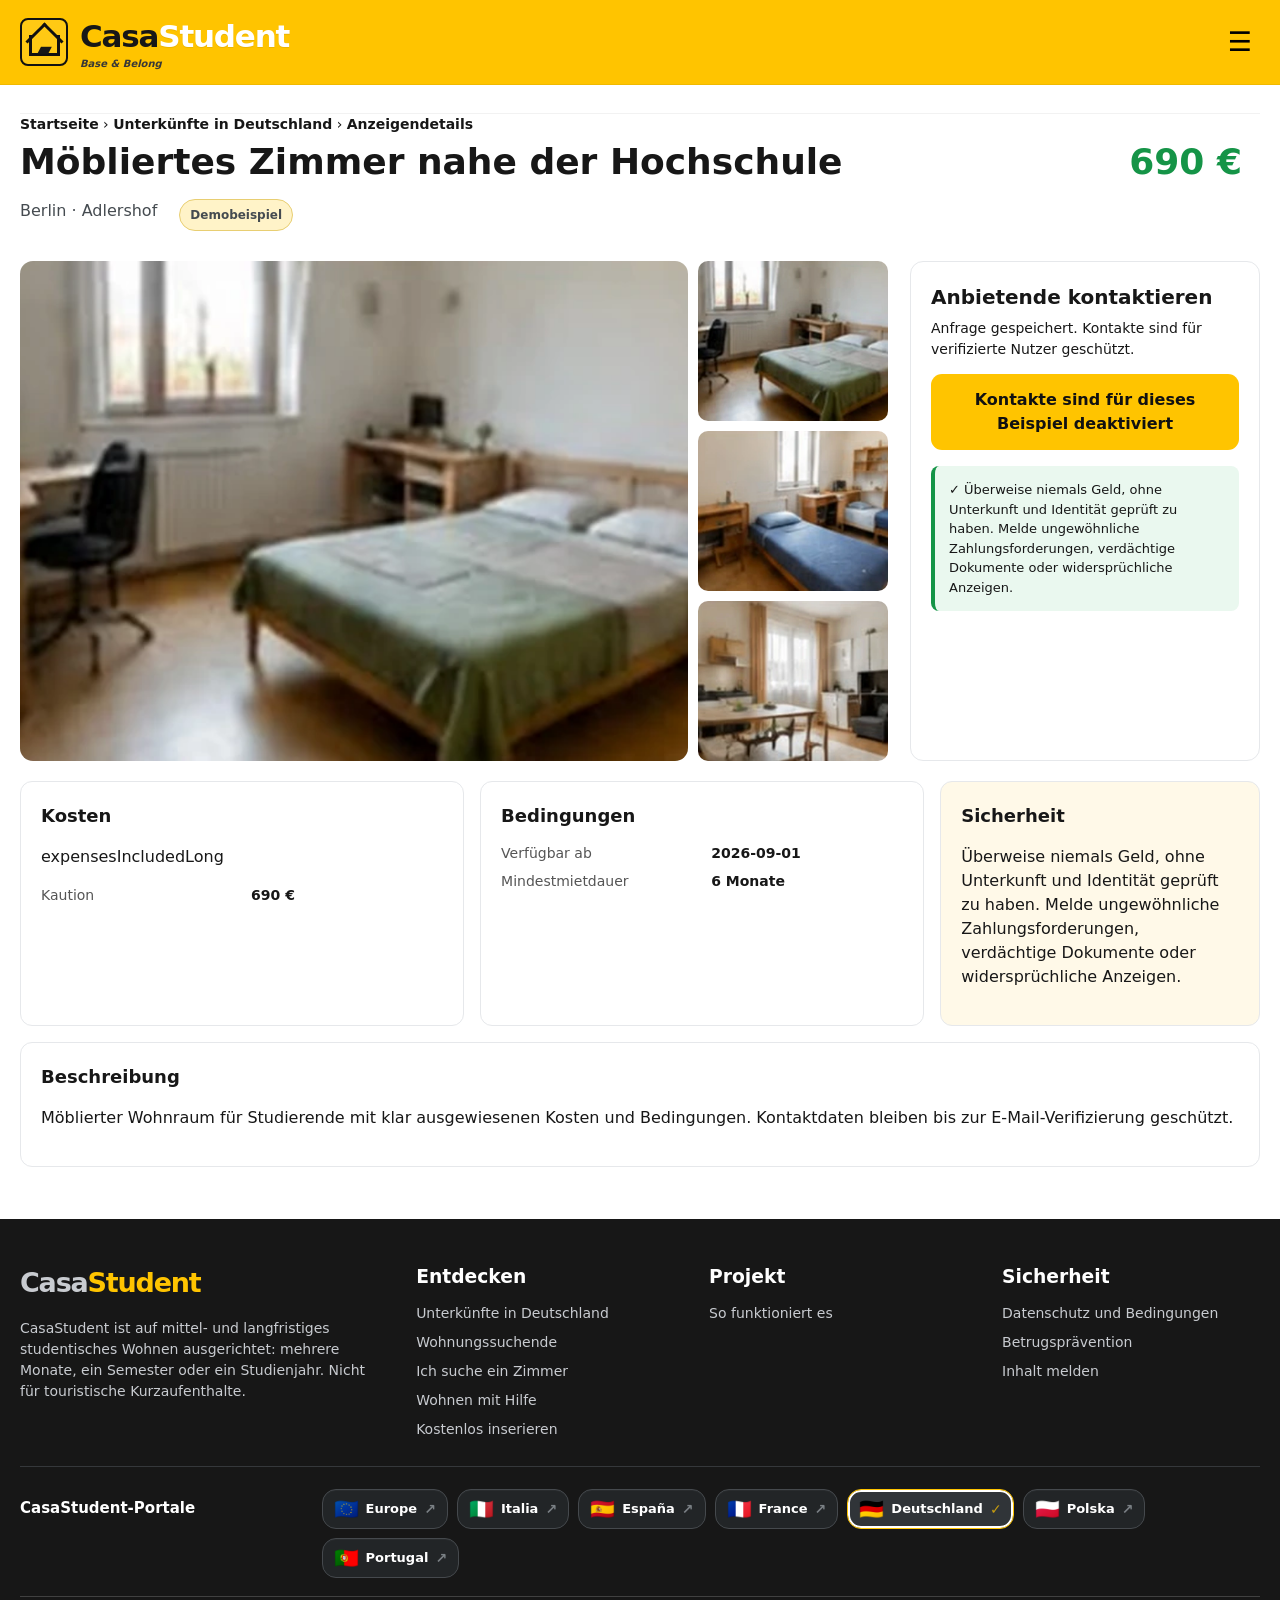
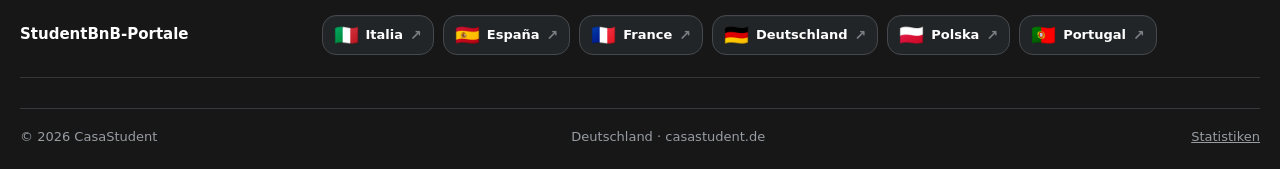
<file: anzeige.html>
<!doctype html><html lang="de"><head><meta charset="utf-8"><meta name="viewport" content="width=device-width,initial-scale=1"><meta name="theme-color" content="#ffc400"><link rel="stylesheet" href="assets/css/style.css"><link rel="stylesheet" href="assets/css/country.css"><title>Anzeigendetails | CasaStudent</title><meta name="description" content="Möblierter Wohnraum für Studierende mit klar ausgewiesenen Kosten und Bedingungen. Kontaktdaten bleiben bis zur E-Mail-Verifizierung geschützt."><link rel="canonical" href="https://casastudent.de/anzeige.html"></head><body><header class="site-header"><div class="container header-inner">
<a class="brand" href="index.html" aria-label="CasaStudent home"><span class="brand-icon" aria-hidden="true"><span class="brand-cap">▰</span></span><span>Student<strong>BnB</strong><small>Finde dein Zimmer. Lebe deine Stadt.</small></span></a>
<button class="menu-button" aria-label="Menu" aria-expanded="false">☰</button>
<nav class="main-nav" aria-label="Hauptnavigation"><a href="index.html#how">So funktioniert es</a><a href="studierende.html">Wohnungssuchende</a><a class="nav-social-link" href="wohnen-mit-hilfe.html">Wohnen mit Hilfe</a><a class="nav-feature-link" href="ich-suche.html">Ich suche ein Zimmer</a><a class="header-cta" href="inserieren.html">Kostenlos inserieren</a><a class="account-link" href="#" data-login>♙ <span data-account-label>Anmelden</span></a></nav>
</div></header><main id="listing-detail" class="detail-page"><div class="container"><div class="breadcrumb" style="background:transparent"><a href="index.html">Startseite</a> › <a href="stadt.html">Unterkünfte in Deutschland</a> › <strong>Anzeigendetails</strong></div><div class="detail-title-row"><div><h1 id="listing-title"></h1><div class="top-meta"><span id="listing-place"></span><span class="verification-badge">✓ E-Mail verifiziert</span></div></div><div class="detail-price"><div class="price" id="listing-price"></div></div></div><div class="gallery-contact"><div class="gallery"><img class="main-photo" id="listing-main-image" alt=""><div class="thumbs"><button class="thumb"><img data-gallery-image alt=""></button><button class="thumb"><img data-gallery-image alt=""></button><button class="thumb"><img data-gallery-image alt=""></button></div></div><aside class="contact-card"><h2>Anbietende kontaktieren</h2><p>Anfrage gespeichert. Kontakte sind für verifizierte Nutzer geschützt.</p><button class="btn btn-yellow btn-block" id="contact-owner" type="button">Anbietende kontaktieren</button><div class="safety-box">✓ Überweise niemals Geld, ohne Unterkunft und Identität geprüft zu haben. Melde ungewöhnliche Zahlungsforderungen, verdächtige Dokumente oder widersprüchliche Anzeigen.</div></aside></div><div class="detail-grid" style="margin-top:20px"><section class="info-card"><h2>Kosten</h2><p id="listing-costs"></p><dl class="definition-list"><dt>Kaution</dt><dd id="listing-deposit"></dd></dl></section><section class="info-card"><h2>Bedingungen</h2><dl class="definition-list"><dt>Verfügbar ab</dt><dd id="listing-availability"></dd><dt>Mindestmietdauer</dt><dd id="listing-minimum"></dd></dl></section><section class="info-card cost-card"><h2>Sicherheit</h2><p>Überweise niemals Geld, ohne Unterkunft und Identität geprüft zu haben. Melde ungewöhnliche Zahlungsforderungen, verdächtige Dokumente oder widersprüchliche Anzeigen.</p></section></div><section class="info-card"><h2>Beschreibung</h2><p id="listing-description"></p></section></div></main><footer class="site-footer" id="contact"><div class="container"><div class="footer-grid">
<div><a class="brand" href="index.html" style="font-size:27px"><span>Student<strong>BnB</strong></span></a><p>Der Treffpunkt für Studierende und Vermietende. Einfach, transparent und kostenlos.</p></div>
<div><h3>Entdecken</h3><div class="footer-links"><a href="stadt.html">Unterkünfte in Deutschland</a><a href="studierende.html">Wohnungssuchende</a><a href="ich-suche.html">Ich suche ein Zimmer</a><a href="wohnen-mit-hilfe.html">Wohnen mit Hilfe</a><a href="inserieren.html">Kostenlos inserieren</a></div></div>
<div><h3>Projekt</h3><div class="footer-links"><a href="index.html#how">So funktioniert es</a><a href="index.html#faq">FAQ</a><a href="index.html#contact">Kontakt</a></div></div>
<div><h3>Sicherheit</h3><div class="footer-links"><a href="datenschutz.html">Datenschutz und Bedingungen</a><a href="datenschutz.html#security">Betrugsprävention</a><a href="mailto:meldung@casastudent.de">Inhalt melden</a></div></div>
</div><div class="footer-international"><strong>CasaStudent in Europa</strong><div class="footer-country-links" data-network></div></div><div class="footer-bottom"><span>© 2026 CasaStudent</span><span>Deutschland · casastudent.de</span></div></div></footer><div class="modal-backdrop" id="login-modal" role="dialog" aria-modal="true" aria-labelledby="login-title"><div class="modal"><button class="modal-close" data-close-modal aria-label="Schließen">×</button><h2 id="login-title">Anmelden</h2><p>Prüfe deine E-Mail, um die Verifizierung abzuschließen.</p><form id="login-form"><div class="field"><label for="login-email">Email</label><input id="login-email" name="email" type="email" required autocomplete="email" placeholder="name@email.com"></div><button class="btn btn-yellow btn-block" type="submit">Bestätigen und fortfahren</button></form></div></div><div id="toast" class="toast" role="status" aria-live="polite"></div><script src="assets/js/config.js"></script><script src="assets/js/data.js"></script><script src="assets/js/api.js"></script><script src="assets/js/app.js"></script></body></html>
</file>
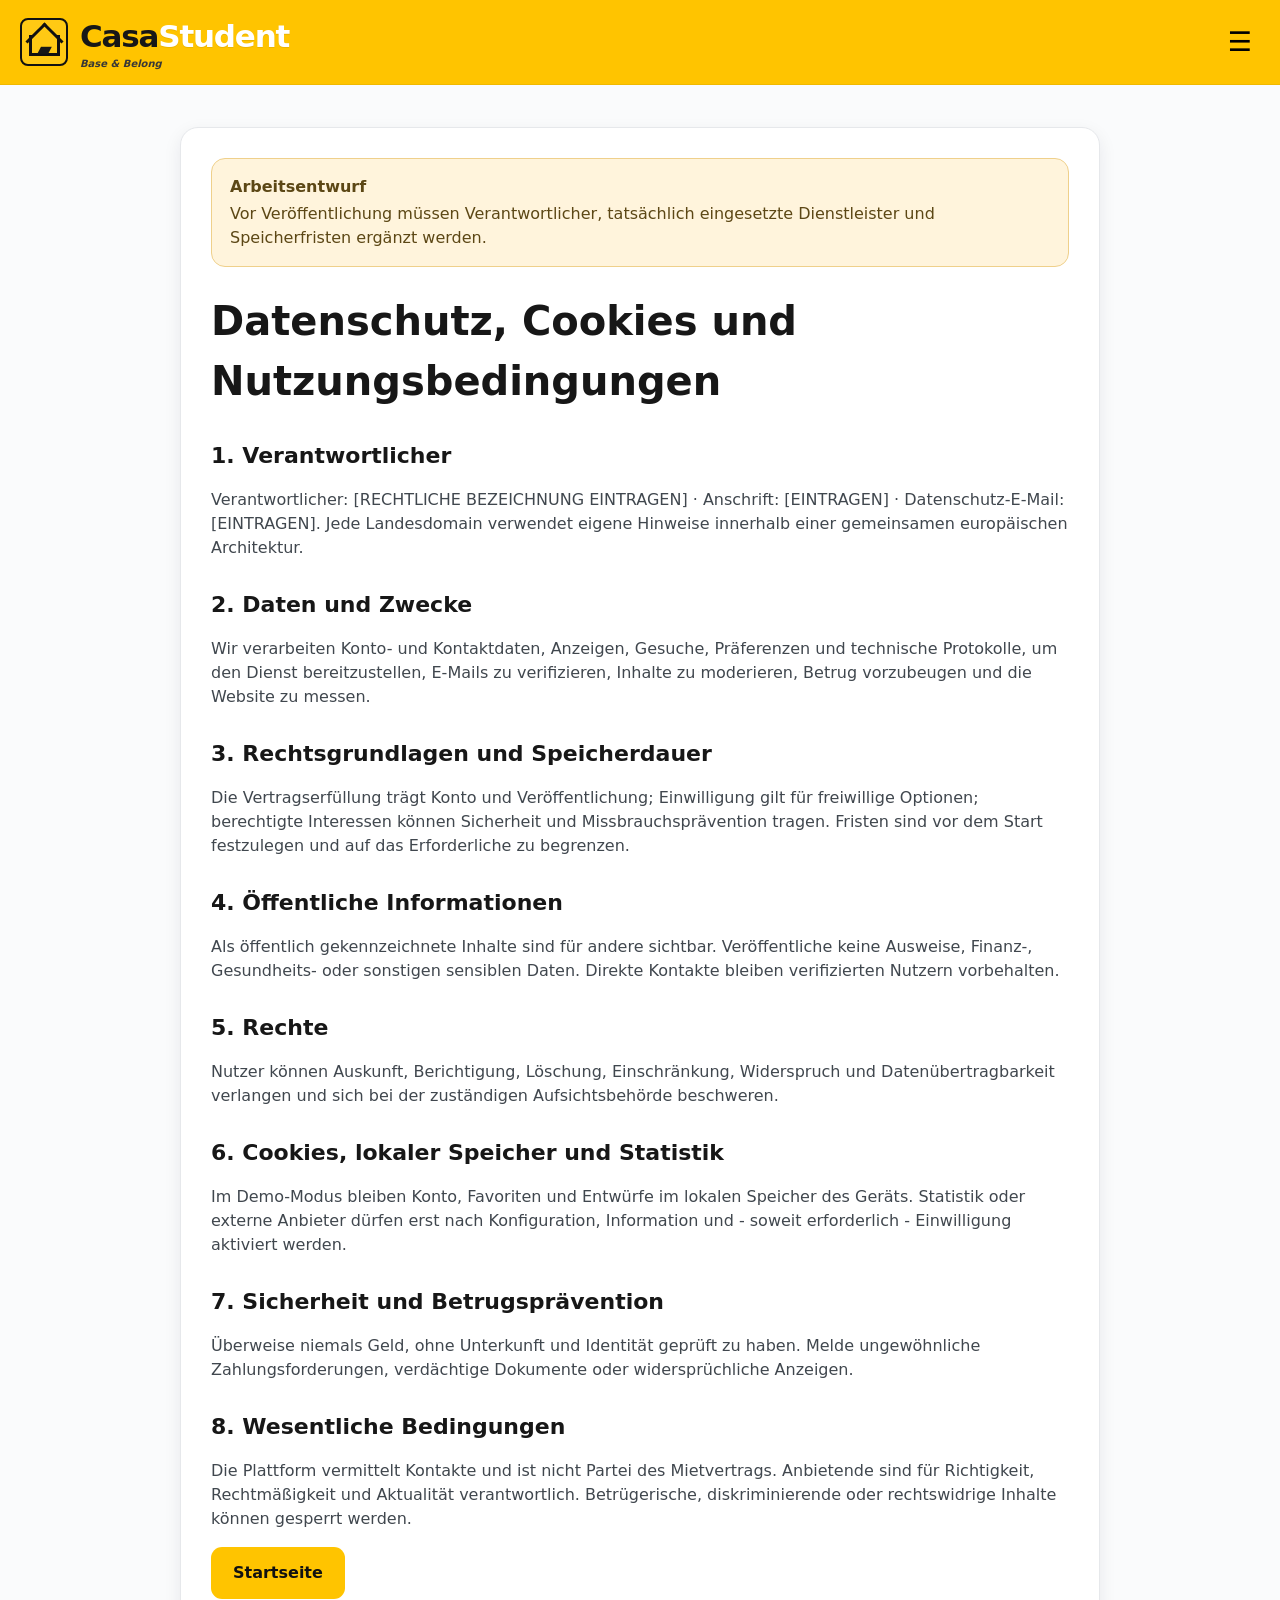
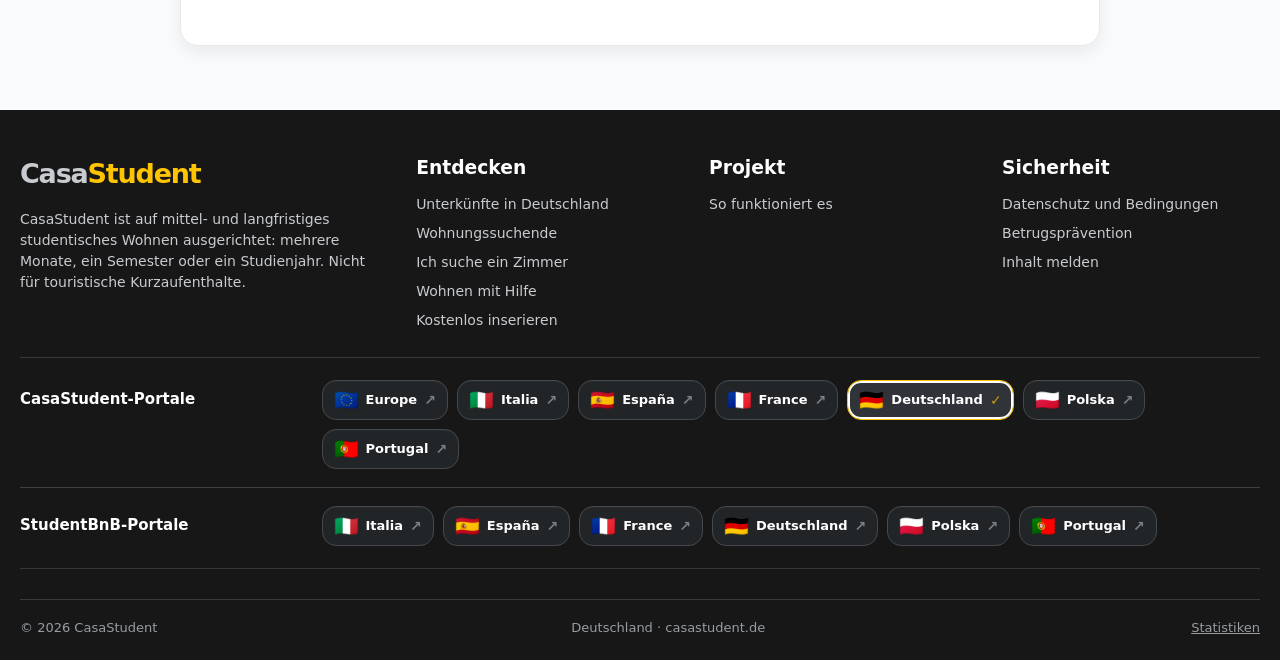
<file: datenschutz.html>
<!doctype html><html lang="de"><head><meta charset="utf-8"><meta name="viewport" content="width=device-width,initial-scale=1"><meta name="theme-color" content="#ffc400"><link rel="stylesheet" href="assets/css/style.css"><link rel="stylesheet" href="assets/css/country.css"><title>Datenschutz, Cookies und Nutzungsbedingungen | CasaStudent</title><meta name="description" content="Vor Veröffentlichung müssen Verantwortlicher, tatsächlich eingesetzte Dienstleister und Speicherfristen ergänzt werden."><link rel="canonical" href="https://casastudent.de/datenschutz.html"></head><body><header class="site-header"><div class="container header-inner">
<a class="brand" href="index.html" aria-label="CasaStudent home"><span class="brand-icon" aria-hidden="true"><span class="brand-cap">▰</span></span><span>Student<strong>BnB</strong><small>Finde dein Zimmer. Lebe deine Stadt.</small></span></a>
<button class="menu-button" aria-label="Menu" aria-expanded="false">☰</button>
<nav class="main-nav" aria-label="Hauptnavigation"><a href="index.html#how">So funktioniert es</a><a href="studierende.html">Wohnungssuchende</a><a class="nav-social-link" href="wohnen-mit-hilfe.html">Wohnen mit Hilfe</a><a class="nav-feature-link" href="ich-suche.html">Ich suche ein Zimmer</a><a class="header-cta" href="inserieren.html">Kostenlos inserieren</a><a class="account-link" href="#" data-login>♙ <span data-account-label>Anmelden</span></a></nav>
</div></header><main class="legal-content"><div class="container"><article class="legal-card card"><div class="legal-draft"><strong>Arbeitsentwurf</strong>Vor Veröffentlichung müssen Verantwortlicher, tatsächlich eingesetzte Dienstleister und Speicherfristen ergänzt werden.</div><h1>Datenschutz, Cookies und Nutzungsbedingungen</h1><p>Version: 21/08/2026 · countryCode DE</p><section><h2>1. Verantwortlicher</h2><p>Verantwortlicher: [RECHTLICHE BEZEICHNUNG EINTRAGEN] · Anschrift: [EINTRAGEN] · Datenschutz-E-Mail: [EINTRAGEN]. Jede Landesdomain verwendet eigene Hinweise innerhalb einer gemeinsamen europäischen Architektur.</p></section><section><h2>2. Daten und Zwecke</h2><p>Wir verarbeiten Konto- und Kontaktdaten, Anzeigen, Gesuche, Präferenzen und technische Protokolle, um den Dienst bereitzustellen, E-Mails zu verifizieren, Inhalte zu moderieren, Betrug vorzubeugen und die Website zu messen.</p></section><section><h2>3. Rechtsgrundlagen und Speicherdauer</h2><p>Die Vertragserfüllung trägt Konto und Veröffentlichung; Einwilligung gilt für freiwillige Optionen; berechtigte Interessen können Sicherheit und Missbrauchsprävention tragen. Fristen sind vor dem Start festzulegen und auf das Erforderliche zu begrenzen.</p></section><section><h2>4. Öffentliche Informationen</h2><p>Als öffentlich gekennzeichnete Inhalte sind für andere sichtbar. Veröffentliche keine Ausweise, Finanz-, Gesundheits- oder sonstigen sensiblen Daten. Direkte Kontakte bleiben verifizierten Nutzern vorbehalten.</p></section><section><h2>5. Rechte</h2><p>Nutzer können Auskunft, Berichtigung, Löschung, Einschränkung, Widerspruch und Datenübertragbarkeit verlangen und sich bei der zuständigen Aufsichtsbehörde beschweren.</p></section><section><h2>6. Cookies, lokaler Speicher und Statistik</h2><p>Im Demo-Modus bleiben Konto, Favoriten und Entwürfe im lokalen Speicher des Geräts. Statistik oder externe Anbieter dürfen erst nach Konfiguration, Information und - soweit erforderlich - Einwilligung aktiviert werden.</p></section><section id="security"><h2>7. Sicherheit und Betrugsprävention</h2><p>Überweise niemals Geld, ohne Unterkunft und Identität geprüft zu haben. Melde ungewöhnliche Zahlungsforderungen, verdächtige Dokumente oder widersprüchliche Anzeigen.</p></section><section><h2>8. Wesentliche Bedingungen</h2><p>Die Plattform vermittelt Kontakte und ist nicht Partei des Mietvertrags. Anbietende sind für Richtigkeit, Rechtmäßigkeit und Aktualität verantwortlich. Betrügerische, diskriminierende oder rechtswidrige Inhalte können gesperrt werden.</p></section><p><a class="btn btn-yellow" href="index.html">Startseite</a></p></article></div></main><footer class="site-footer" id="contact"><div class="container"><div class="footer-grid">
<div><a class="brand" href="index.html" style="font-size:27px"><span>Student<strong>BnB</strong></span></a><p>Der Treffpunkt für Studierende und Vermietende. Einfach, transparent und kostenlos.</p></div>
<div><h3>Entdecken</h3><div class="footer-links"><a href="stadt.html">Unterkünfte in Deutschland</a><a href="studierende.html">Wohnungssuchende</a><a href="ich-suche.html">Ich suche ein Zimmer</a><a href="wohnen-mit-hilfe.html">Wohnen mit Hilfe</a><a href="inserieren.html">Kostenlos inserieren</a></div></div>
<div><h3>Projekt</h3><div class="footer-links"><a href="index.html#how">So funktioniert es</a><a href="index.html#faq">FAQ</a><a href="index.html#contact">Kontakt</a></div></div>
<div><h3>Sicherheit</h3><div class="footer-links"><a href="datenschutz.html">Datenschutz und Bedingungen</a><a href="datenschutz.html#security">Betrugsprävention</a><a href="mailto:meldung@casastudent.de">Inhalt melden</a></div></div>
</div><div class="footer-international"><strong>CasaStudent in Europa</strong><div class="footer-country-links" data-network></div></div><div class="footer-bottom"><span>© 2026 CasaStudent</span><span>Deutschland · casastudent.de</span></div></div></footer><div class="modal-backdrop" id="login-modal" role="dialog" aria-modal="true" aria-labelledby="login-title"><div class="modal"><button class="modal-close" data-close-modal aria-label="Schließen">×</button><h2 id="login-title">Anmelden</h2><p>Prüfe deine E-Mail, um die Verifizierung abzuschließen.</p><form id="login-form"><div class="field"><label for="login-email">Email</label><input id="login-email" name="email" type="email" required autocomplete="email" placeholder="name@email.com"></div><button class="btn btn-yellow btn-block" type="submit">Bestätigen und fortfahren</button></form></div></div><div id="toast" class="toast" role="status" aria-live="polite"></div><script src="assets/js/config.js"></script><script src="assets/js/data.js"></script><script src="assets/js/api.js"></script><script src="assets/js/app.js"></script></body></html>
</file>
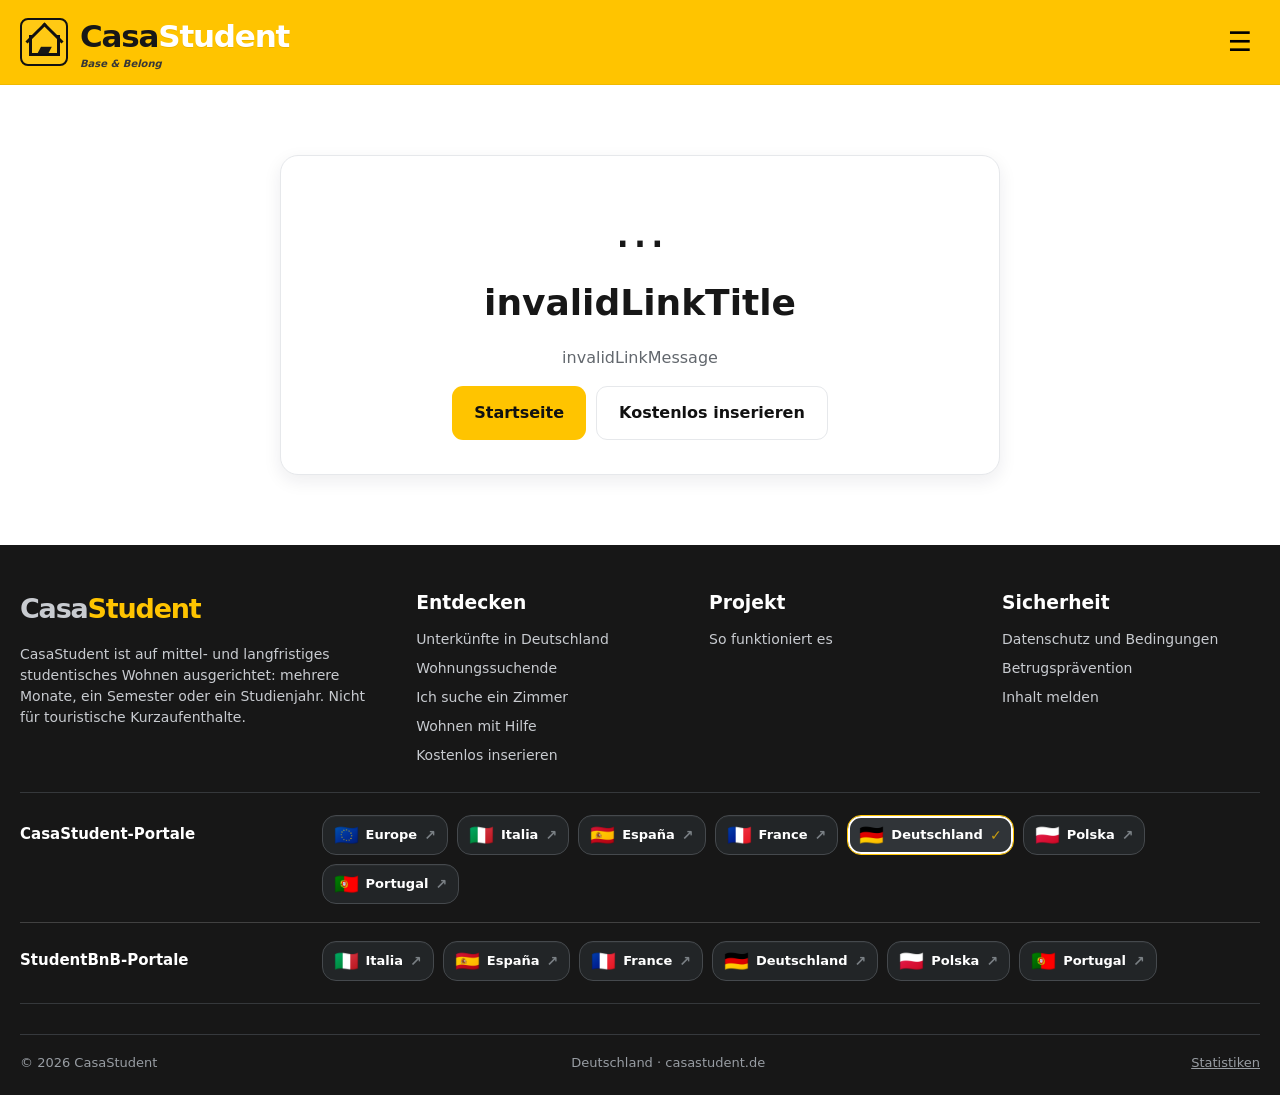
<file: email-bestaetigen.html>
<!doctype html><html lang="de"><head><meta charset="utf-8"><meta name="viewport" content="width=device-width,initial-scale=1"><meta name="theme-color" content="#ffc400"><link rel="stylesheet" href="assets/css/style.css"><link rel="stylesheet" href="assets/css/country.css"><title>E-Mail bestätigt | CasaStudent</title><meta name="description" content="Prüfe deine E-Mail, um die Verifizierung abzuschließen."><link rel="canonical" href="https://casastudent.de/email-bestaetigen.html"></head><body><header class="site-header"><div class="container header-inner">
<a class="brand" href="index.html" aria-label="CasaStudent home"><span class="brand-icon" aria-hidden="true"><span class="brand-cap">▰</span></span><span>Student<strong>BnB</strong><small>Finde dein Zimmer. Lebe deine Stadt.</small></span></a>
<button class="menu-button" aria-label="Menu" aria-expanded="false">☰</button>
<nav class="main-nav" aria-label="Hauptnavigation"><a href="index.html#how">So funktioniert es</a><a href="studierende.html">Wohnungssuchende</a><a class="nav-social-link" href="wohnen-mit-hilfe.html">Wohnen mit Hilfe</a><a class="nav-feature-link" href="ich-suche.html">Ich suche ein Zimmer</a><a class="header-cta" href="inserieren.html">Kostenlos inserieren</a><a class="account-link" href="#" data-login>♙ <span data-account-label>Anmelden</span></a></nav>
</div></header><main><div class="container"><section class="status-card card" id="confirmation-status"><div class="status-icon" id="confirmation-icon">…</div><h1 id="confirmation-title">Prüfe deine E-Mail, um die Verifizierung abzuschließen.</h1><p id="confirmation-message"></p><div style="display:flex;gap:10px;justify-content:center;flex-wrap:wrap"><a class="btn btn-yellow" href="index.html">Startseite</a><a class="btn btn-white" href="inserieren.html">Kostenlos inserieren</a></div></section></div></main><footer class="site-footer" id="contact"><div class="container"><div class="footer-grid">
<div><a class="brand" href="index.html" style="font-size:27px"><span>Student<strong>BnB</strong></span></a><p>Der Treffpunkt für Studierende und Vermietende. Einfach, transparent und kostenlos.</p></div>
<div><h3>Entdecken</h3><div class="footer-links"><a href="stadt.html">Unterkünfte in Deutschland</a><a href="studierende.html">Wohnungssuchende</a><a href="ich-suche.html">Ich suche ein Zimmer</a><a href="wohnen-mit-hilfe.html">Wohnen mit Hilfe</a><a href="inserieren.html">Kostenlos inserieren</a></div></div>
<div><h3>Projekt</h3><div class="footer-links"><a href="index.html#how">So funktioniert es</a><a href="index.html#faq">FAQ</a><a href="index.html#contact">Kontakt</a></div></div>
<div><h3>Sicherheit</h3><div class="footer-links"><a href="datenschutz.html">Datenschutz und Bedingungen</a><a href="datenschutz.html#security">Betrugsprävention</a><a href="mailto:meldung@casastudent.de">Inhalt melden</a></div></div>
</div><div class="footer-international"><strong>CasaStudent in Europa</strong><div class="footer-country-links" data-network></div></div><div class="footer-bottom"><span>© 2026 CasaStudent</span><span>Deutschland · casastudent.de</span></div></div></footer><div class="modal-backdrop" id="login-modal" role="dialog" aria-modal="true" aria-labelledby="login-title"><div class="modal"><button class="modal-close" data-close-modal aria-label="Schließen">×</button><h2 id="login-title">Anmelden</h2><p>Prüfe deine E-Mail, um die Verifizierung abzuschließen.</p><form id="login-form"><div class="field"><label for="login-email">Email</label><input id="login-email" name="email" type="email" required autocomplete="email" placeholder="name@email.com"></div><button class="btn btn-yellow btn-block" type="submit">Bestätigen und fortfahren</button></form></div></div><div id="toast" class="toast" role="status" aria-live="polite"></div><script src="assets/js/config.js"></script><script src="assets/js/data.js"></script><script src="assets/js/api.js"></script><script src="assets/js/app.js"></script></body></html>
</file>
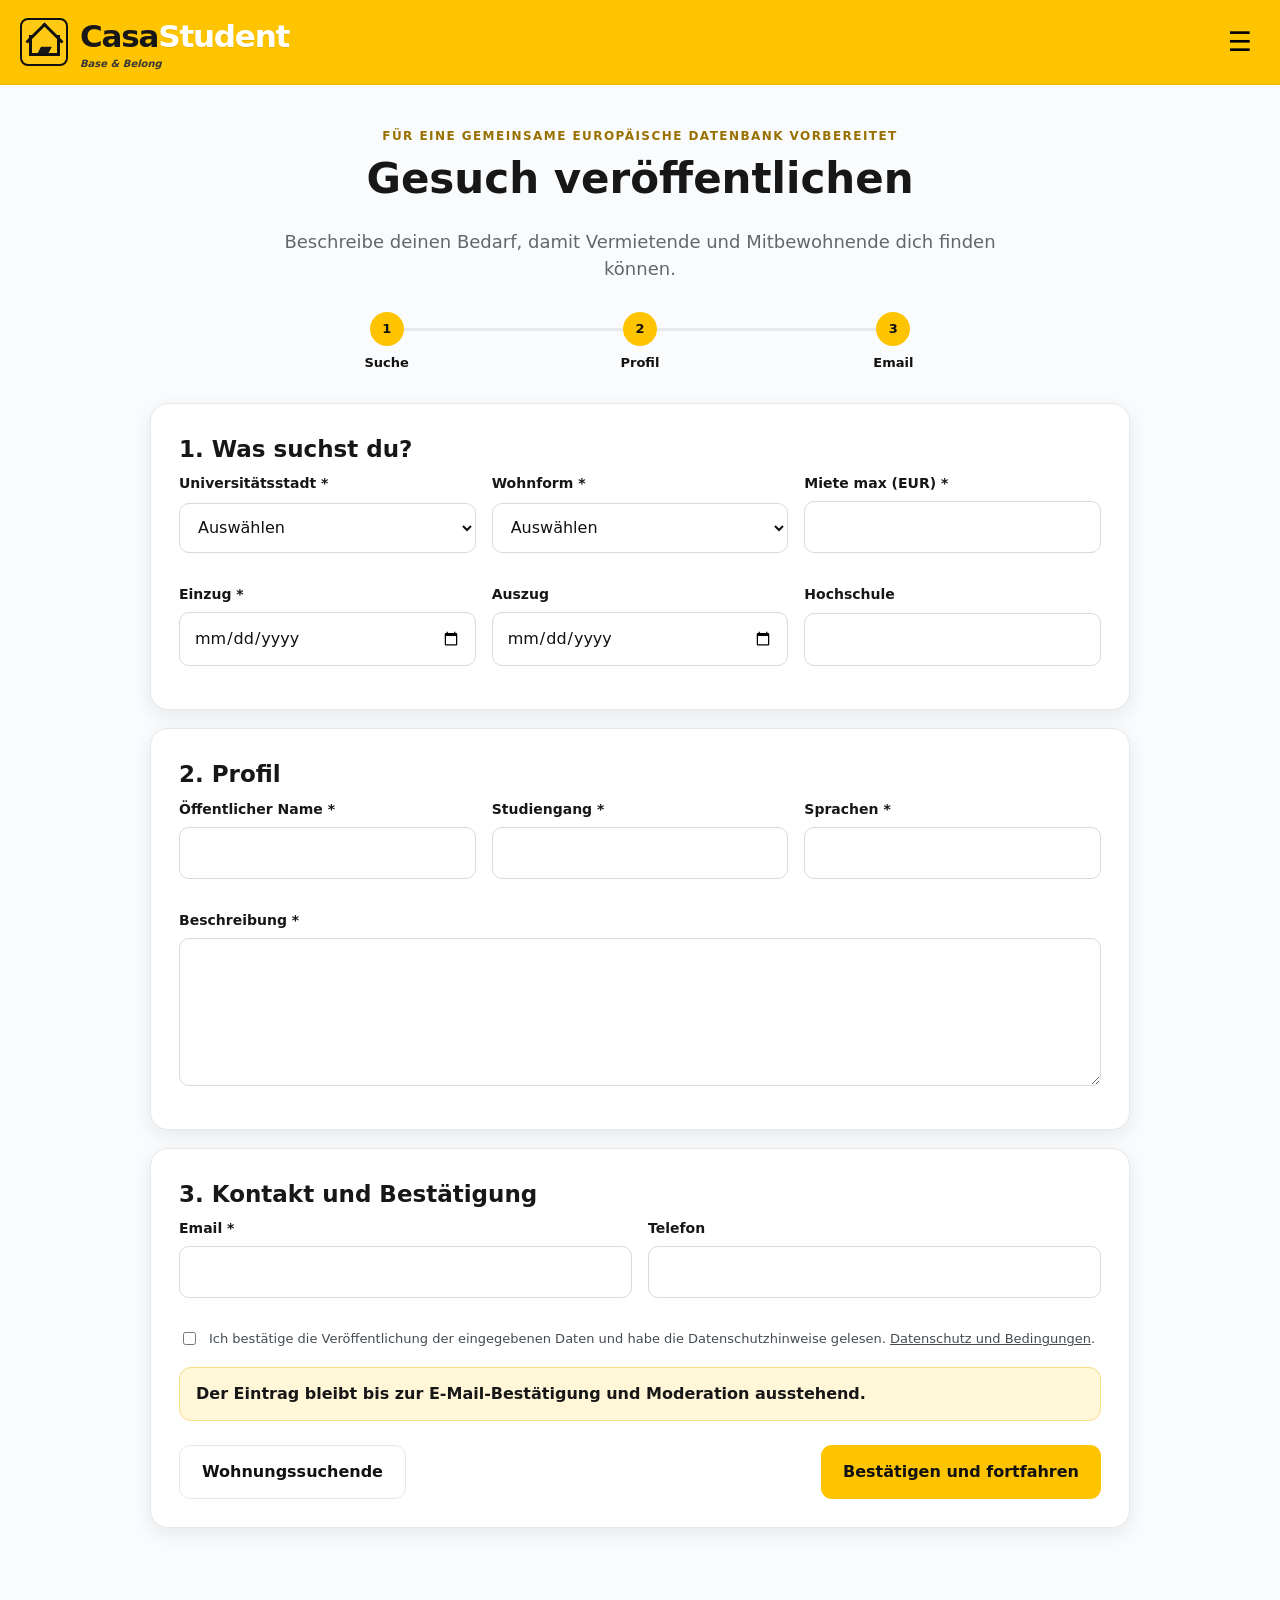
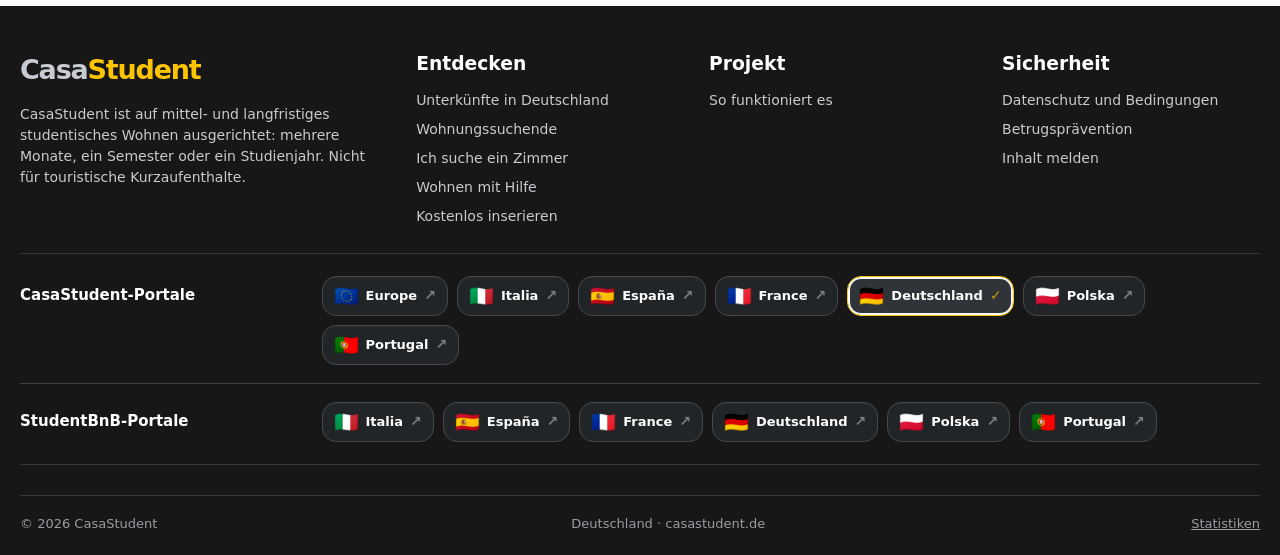
<file: ich-suche.html>
<!doctype html><html lang="de"><head><meta charset="utf-8"><meta name="viewport" content="width=device-width,initial-scale=1"><meta name="theme-color" content="#ffc400"><link rel="stylesheet" href="assets/css/style.css"><link rel="stylesheet" href="assets/css/country.css"><title>Gesuch veröffentlichen | CasaStudent</title><meta name="description" content="Beschreibe deinen Bedarf, damit Vermietende und Mitbewohnende dich finden können."><link rel="canonical" href="https://casastudent.de/ich-suche.html"></head><body><header class="site-header"><div class="container header-inner">
<a class="brand" href="index.html" aria-label="CasaStudent home"><span class="brand-icon" aria-hidden="true"><span class="brand-cap">▰</span></span><span>Student<strong>BnB</strong><small>Finde dein Zimmer. Lebe deine Stadt.</small></span></a>
<button class="menu-button" aria-label="Menu" aria-expanded="false">☰</button>
<nav class="main-nav" aria-label="Hauptnavigation"><a href="index.html#how">So funktioniert es</a><a href="studierende.html">Wohnungssuchende</a><a class="nav-social-link" href="wohnen-mit-hilfe.html">Wohnen mit Hilfe</a><a class="nav-feature-link" href="ich-suche.html">Ich suche ein Zimmer</a><a class="header-cta" href="inserieren.html">Kostenlos inserieren</a><a class="account-link" href="#" data-login>♙ <span data-account-label>Anmelden</span></a></nav>
</div></header><main class="form-shell"><div class="container"><div class="form-heading"><span class="kicker">Für eine gemeinsame europäische Datenbank vorbereitet</span><h1>Gesuch veröffentlichen</h1><p>Beschreibe deinen Bedarf, damit Vermietende und Mitbewohnende dich finden können.</p></div><div class="progress three"><div class="progress-step active" data-step="1"><span>Suche</span></div><div class="progress-step active" data-step="2"><span>Profil</span></div><div class="progress-step active" data-step="3"><span>Email</span></div></div><form id="student-request-form" class="publish-form"><input type="hidden" name="countryCode" value="DE"><section class="form-section card"><h2>1. Was suchst du?</h2><div class="form-grid three"><div class="field"><label for="request-city">Universitätsstadt *</label><select id="request-city" name="city" required></select></div><div class="field"><label for="request-type">Wohnform *</label><select id="request-type" name="type" required><option value="">Auswählen</option><option>Einzelzimmer</option><option>Platz im Mehrbettzimmer</option><option>Studio</option><option>1-Zimmer-Wohnung</option><option>Wohnung</option></select></div><div class="field"><label for="request-budget">Miete max (EUR) *</label><input id="request-budget" name="budget" type="number" min="1" required></div><div class="field"><label for="request-from">Einzug *</label><input id="request-from" name="available_from" type="date" required></div><div class="field"><label for="request-to">Auszug</label><input id="request-to" name="available_to" type="date"></div><div class="field"><label for="university">Hochschule</label><input id="university" name="university"></div></div></section><section class="form-section card"><h2>2. Profil</h2><div class="form-grid three"><div class="field"><label for="name">Öffentlicher Name *</label><input id="name" name="name" required></div><div class="field"><label for="course">Studiengang *</label><input id="course" name="course" required></div><div class="field"><label for="languages">Sprachen *</label><input id="languages" name="languages" required></div><div class="field full"><label for="bio">Beschreibung *</label><textarea id="bio" name="bio" rows="5" required></textarea></div></div></section><section class="form-section card"><h2>3. Kontakt und Bestätigung</h2><div class="form-grid"><div class="field"><label for="student-email">Email *</label><input id="student-email" name="email" type="email" required autocomplete="email"></div><div class="field"><label for="student-phone">Telefon</label><input id="student-phone" name="phone" autocomplete="tel"></div></div><label class="form-consent"><input type="checkbox" required><span>Ich bestätige die Veröffentlichung der eingegebenen Daten und habe die Datenschutzhinweise gelesen. <a href="datenschutz.html">Datenschutz und Bedingungen</a>.</span></label><div class="notice" style="margin-top:18px"><strong>Der Eintrag bleibt bis zur E-Mail-Bestätigung und Moderation ausstehend.</strong></div><div class="form-actions"><a class="btn btn-white" href="studierende.html">Wohnungssuchende</a><button class="btn btn-yellow" type="submit">Bestätigen und fortfahren</button></div><div class="verification-panel" id="verification-panel"><h3>Prüfe deine E-Mail, um die Verifizierung abzuschließen.</h3><p data-verification-message></p><a class="btn btn-blue" data-demo-confirm hidden href="#">E-Mail-Bestätigung simulieren</a></div></section></form></div></main><footer class="site-footer" id="contact"><div class="container"><div class="footer-grid">
<div><a class="brand" href="index.html" style="font-size:27px"><span>Student<strong>BnB</strong></span></a><p>Der Treffpunkt für Studierende und Vermietende. Einfach, transparent und kostenlos.</p></div>
<div><h3>Entdecken</h3><div class="footer-links"><a href="stadt.html">Unterkünfte in Deutschland</a><a href="studierende.html">Wohnungssuchende</a><a href="ich-suche.html">Ich suche ein Zimmer</a><a href="wohnen-mit-hilfe.html">Wohnen mit Hilfe</a><a href="inserieren.html">Kostenlos inserieren</a></div></div>
<div><h3>Projekt</h3><div class="footer-links"><a href="index.html#how">So funktioniert es</a><a href="index.html#faq">FAQ</a><a href="index.html#contact">Kontakt</a></div></div>
<div><h3>Sicherheit</h3><div class="footer-links"><a href="datenschutz.html">Datenschutz und Bedingungen</a><a href="datenschutz.html#security">Betrugsprävention</a><a href="mailto:meldung@casastudent.de">Inhalt melden</a></div></div>
</div><div class="footer-international"><strong>CasaStudent in Europa</strong><div class="footer-country-links" data-network></div></div><div class="footer-bottom"><span>© 2026 CasaStudent</span><span>Deutschland · casastudent.de</span></div></div></footer><div class="modal-backdrop" id="login-modal" role="dialog" aria-modal="true" aria-labelledby="login-title"><div class="modal"><button class="modal-close" data-close-modal aria-label="Schließen">×</button><h2 id="login-title">Anmelden</h2><p>Prüfe deine E-Mail, um die Verifizierung abzuschließen.</p><form id="login-form"><div class="field"><label for="login-email">Email</label><input id="login-email" name="email" type="email" required autocomplete="email" placeholder="name@email.com"></div><button class="btn btn-yellow btn-block" type="submit">Bestätigen und fortfahren</button></form></div></div><div id="toast" class="toast" role="status" aria-live="polite"></div><script src="assets/js/config.js"></script><script src="assets/js/data.js"></script><script src="assets/js/api.js"></script><script src="assets/js/app.js"></script></body></html>
</file>
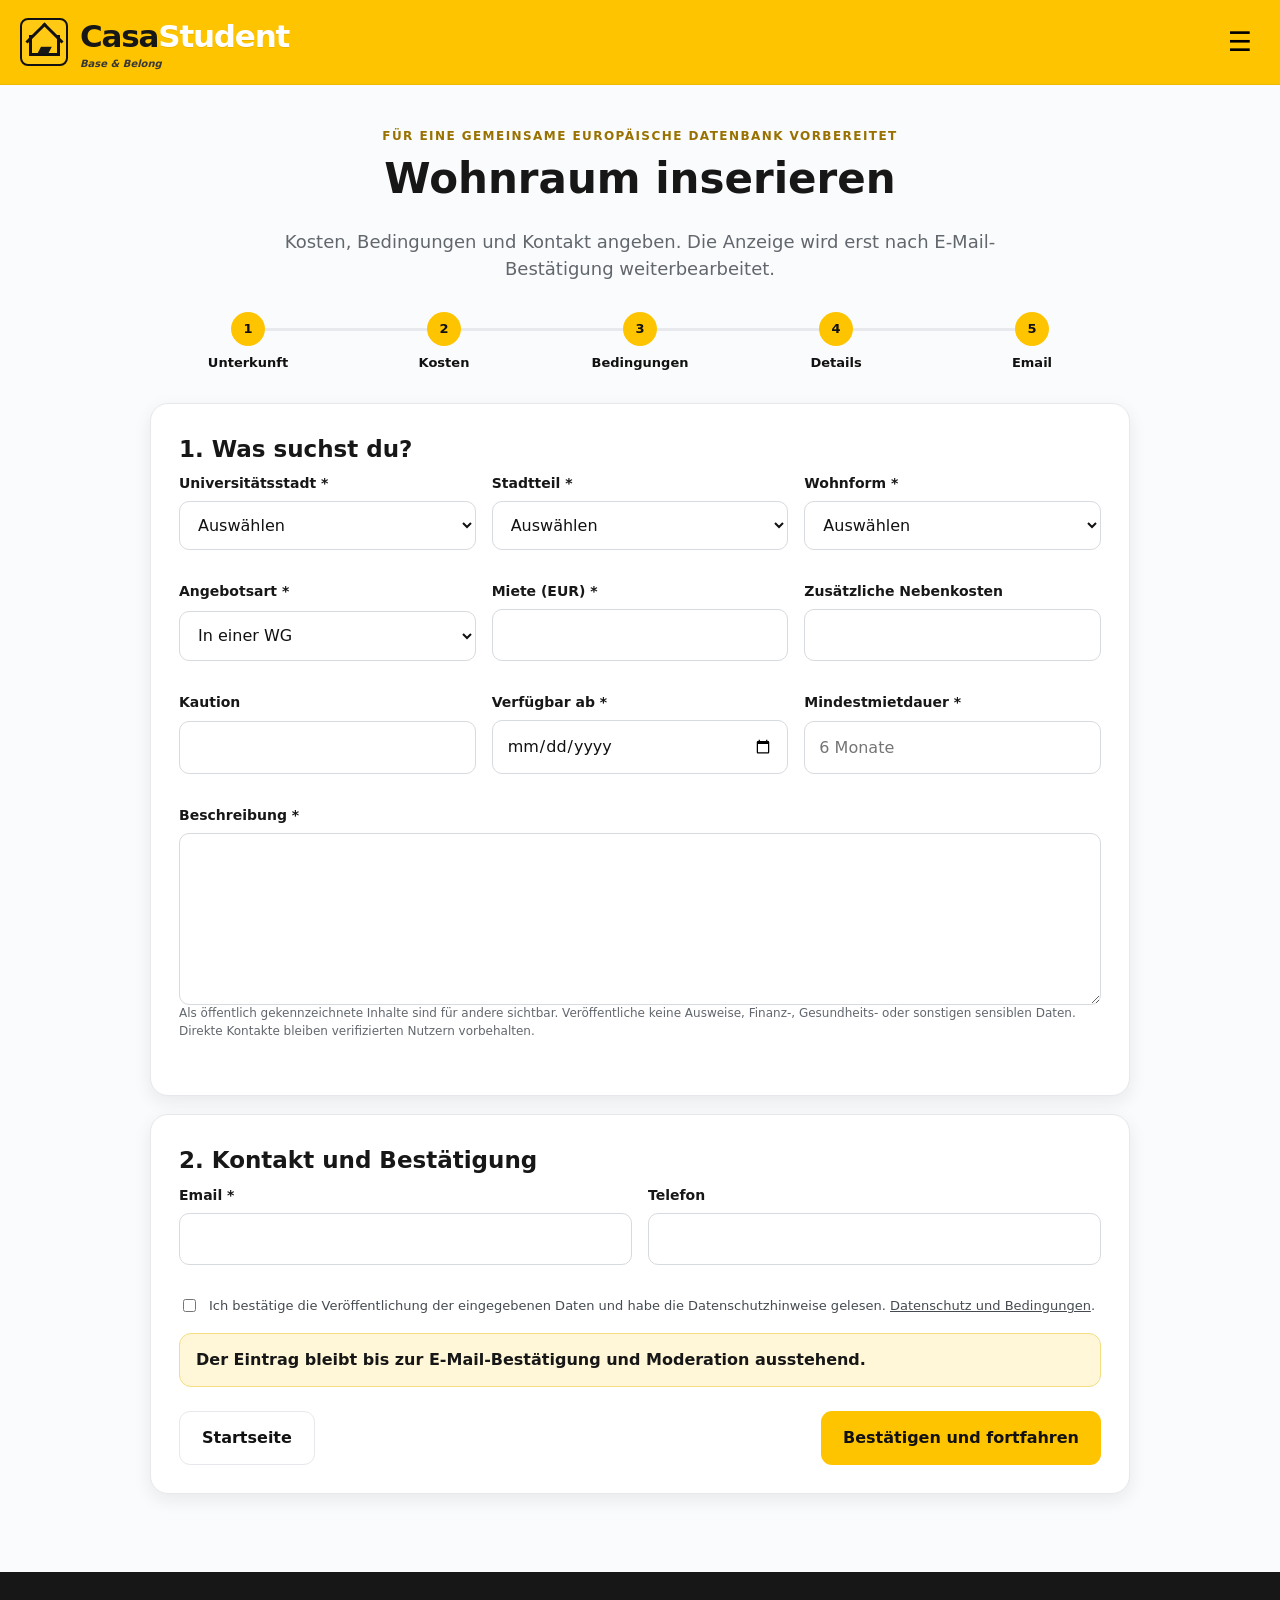
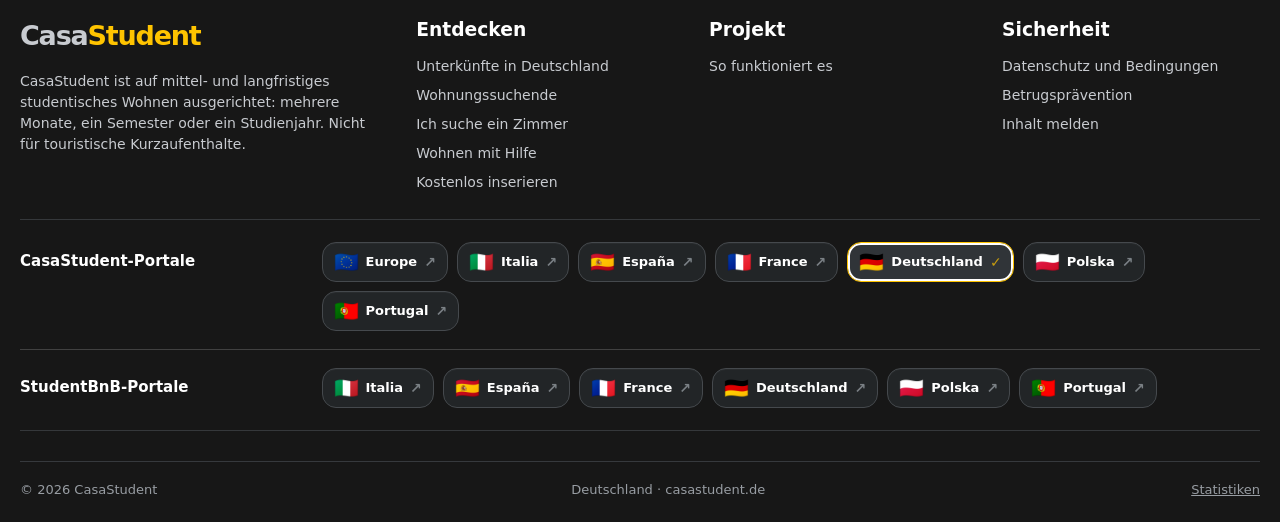
<file: inserieren.html>
<!doctype html><html lang="de"><head><meta charset="utf-8"><meta name="viewport" content="width=device-width,initial-scale=1"><meta name="theme-color" content="#ffc400"><link rel="stylesheet" href="assets/css/style.css"><link rel="stylesheet" href="assets/css/country.css"><title>Wohnraum inserieren | CasaStudent</title><meta name="description" content="Kosten, Bedingungen und Kontakt angeben. Die Anzeige wird erst nach E-Mail-Bestätigung weiterbearbeitet."><link rel="canonical" href="https://casastudent.de/inserieren.html"></head><body><header class="site-header"><div class="container header-inner">
<a class="brand" href="index.html" aria-label="CasaStudent home"><span class="brand-icon" aria-hidden="true"><span class="brand-cap">▰</span></span><span>Student<strong>BnB</strong><small>Finde dein Zimmer. Lebe deine Stadt.</small></span></a>
<button class="menu-button" aria-label="Menu" aria-expanded="false">☰</button>
<nav class="main-nav" aria-label="Hauptnavigation"><a href="index.html#how">So funktioniert es</a><a href="studierende.html">Wohnungssuchende</a><a class="nav-social-link" href="wohnen-mit-hilfe.html">Wohnen mit Hilfe</a><a class="nav-feature-link" href="ich-suche.html">Ich suche ein Zimmer</a><a class="header-cta" href="inserieren.html">Kostenlos inserieren</a><a class="account-link" href="#" data-login>♙ <span data-account-label>Anmelden</span></a></nav>
</div></header><main class="form-shell"><div class="container"><div class="form-heading"><span class="kicker">Für eine gemeinsame europäische Datenbank vorbereitet</span><h1>Wohnraum inserieren</h1><p>Kosten, Bedingungen und Kontakt angeben. Die Anzeige wird erst nach E-Mail-Bestätigung weiterbearbeitet.</p></div><div class="progress five"><div class="progress-step active" data-step="1"><span>Unterkunft</span></div><div class="progress-step active" data-step="2"><span>Kosten</span></div><div class="progress-step active" data-step="3"><span>Bedingungen</span></div><div class="progress-step active" data-step="4"><span>Details</span></div><div class="progress-step active" data-step="5"><span>Email</span></div></div><form id="publish-form" class="publish-form"><input type="hidden" name="countryCode" value="DE"><section class="form-section card"><h2>1. Was suchst du?</h2><div class="form-grid three"><div class="field"><label for="city">Universitätsstadt *</label><select id="city" name="city" required></select></div><div class="field"><label for="zone">Stadtteil *</label><select id="zone" name="zone" required><option value="">Auswählen</option></select></div><div class="field"><label for="type">Wohnform *</label><select id="type" name="type" required><option value="">Auswählen</option><option>Einzelzimmer</option><option>Platz im Mehrbettzimmer</option><option>Studio</option><option>1-Zimmer-Wohnung</option><option>Wohnung</option></select></div><div class="field"><label for="arrangement">Angebotsart *</label><select id="arrangement" name="arrangement" required><option>In einer WG</option><option>Ganze Wohnung</option><option>Studierendenwohnheim</option><option>All-inclusive</option><option>Generationenwohnen</option></select></div><div class="field"><label for="price">Miete (EUR) *</label><input id="price" name="price" type="number" min="1" required></div><div class="field"><label for="expensesAmount">Zusätzliche Nebenkosten</label><input id="expensesAmount" name="expenses_amount" type="number" min="0"></div><div class="field"><label for="deposit">Kaution</label><input id="deposit" name="deposit" type="number" min="0"></div><div class="field"><label for="availableFrom">Verfügbar ab *</label><input id="availableFrom" name="available_from" type="date" required></div><div class="field"><label for="minimumStay">Mindestmietdauer *</label><input id="minimumStay" name="minimum_stay" required placeholder="6 Monate"></div><div class="field full"><label for="description">Beschreibung *</label><textarea id="description" name="description" rows="6" required></textarea><p class="form-row-note">Als öffentlich gekennzeichnete Inhalte sind für andere sichtbar. Veröffentliche keine Ausweise, Finanz-, Gesundheits- oder sonstigen sensiblen Daten. Direkte Kontakte bleiben verifizierten Nutzern vorbehalten.</p></div></div></section><section class="form-section card"><h2>2. Kontakt und Bestätigung</h2><div class="form-grid"><div class="field"><label for="email">Email *</label><input id="email" name="email" type="email" required autocomplete="email"></div><div class="field"><label for="phone">Telefon</label><input id="phone" name="phone" autocomplete="tel"></div></div><label class="form-consent"><input type="checkbox" required><span>Ich bestätige die Veröffentlichung der eingegebenen Daten und habe die Datenschutzhinweise gelesen. <a href="datenschutz.html">Datenschutz und Bedingungen</a>.</span></label><div class="notice" style="margin-top:18px"><strong>Der Eintrag bleibt bis zur E-Mail-Bestätigung und Moderation ausstehend.</strong></div><div class="form-actions"><a class="btn btn-white" href="index.html">Startseite</a><button class="btn btn-yellow" type="submit">Bestätigen und fortfahren</button></div><div class="verification-panel" id="verification-panel"><h3>Prüfe deine E-Mail, um die Verifizierung abzuschließen.</h3><p data-verification-message></p><a class="btn btn-blue" data-demo-confirm hidden href="#">E-Mail-Bestätigung simulieren</a></div></section></form></div></main><footer class="site-footer" id="contact"><div class="container"><div class="footer-grid">
<div><a class="brand" href="index.html" style="font-size:27px"><span>Student<strong>BnB</strong></span></a><p>Der Treffpunkt für Studierende und Vermietende. Einfach, transparent und kostenlos.</p></div>
<div><h3>Entdecken</h3><div class="footer-links"><a href="stadt.html">Unterkünfte in Deutschland</a><a href="studierende.html">Wohnungssuchende</a><a href="ich-suche.html">Ich suche ein Zimmer</a><a href="wohnen-mit-hilfe.html">Wohnen mit Hilfe</a><a href="inserieren.html">Kostenlos inserieren</a></div></div>
<div><h3>Projekt</h3><div class="footer-links"><a href="index.html#how">So funktioniert es</a><a href="index.html#faq">FAQ</a><a href="index.html#contact">Kontakt</a></div></div>
<div><h3>Sicherheit</h3><div class="footer-links"><a href="datenschutz.html">Datenschutz und Bedingungen</a><a href="datenschutz.html#security">Betrugsprävention</a><a href="mailto:meldung@casastudent.de">Inhalt melden</a></div></div>
</div><div class="footer-international"><strong>CasaStudent in Europa</strong><div class="footer-country-links" data-network></div></div><div class="footer-bottom"><span>© 2026 CasaStudent</span><span>Deutschland · casastudent.de</span></div></div></footer><div class="modal-backdrop" id="login-modal" role="dialog" aria-modal="true" aria-labelledby="login-title"><div class="modal"><button class="modal-close" data-close-modal aria-label="Schließen">×</button><h2 id="login-title">Anmelden</h2><p>Prüfe deine E-Mail, um die Verifizierung abzuschließen.</p><form id="login-form"><div class="field"><label for="login-email">Email</label><input id="login-email" name="email" type="email" required autocomplete="email" placeholder="name@email.com"></div><button class="btn btn-yellow btn-block" type="submit">Bestätigen und fortfahren</button></form></div></div><div id="toast" class="toast" role="status" aria-live="polite"></div><script src="assets/js/config.js"></script><script src="assets/js/data.js"></script><script src="assets/js/api.js"></script><script src="assets/js/app.js"></script></body></html>
</file>
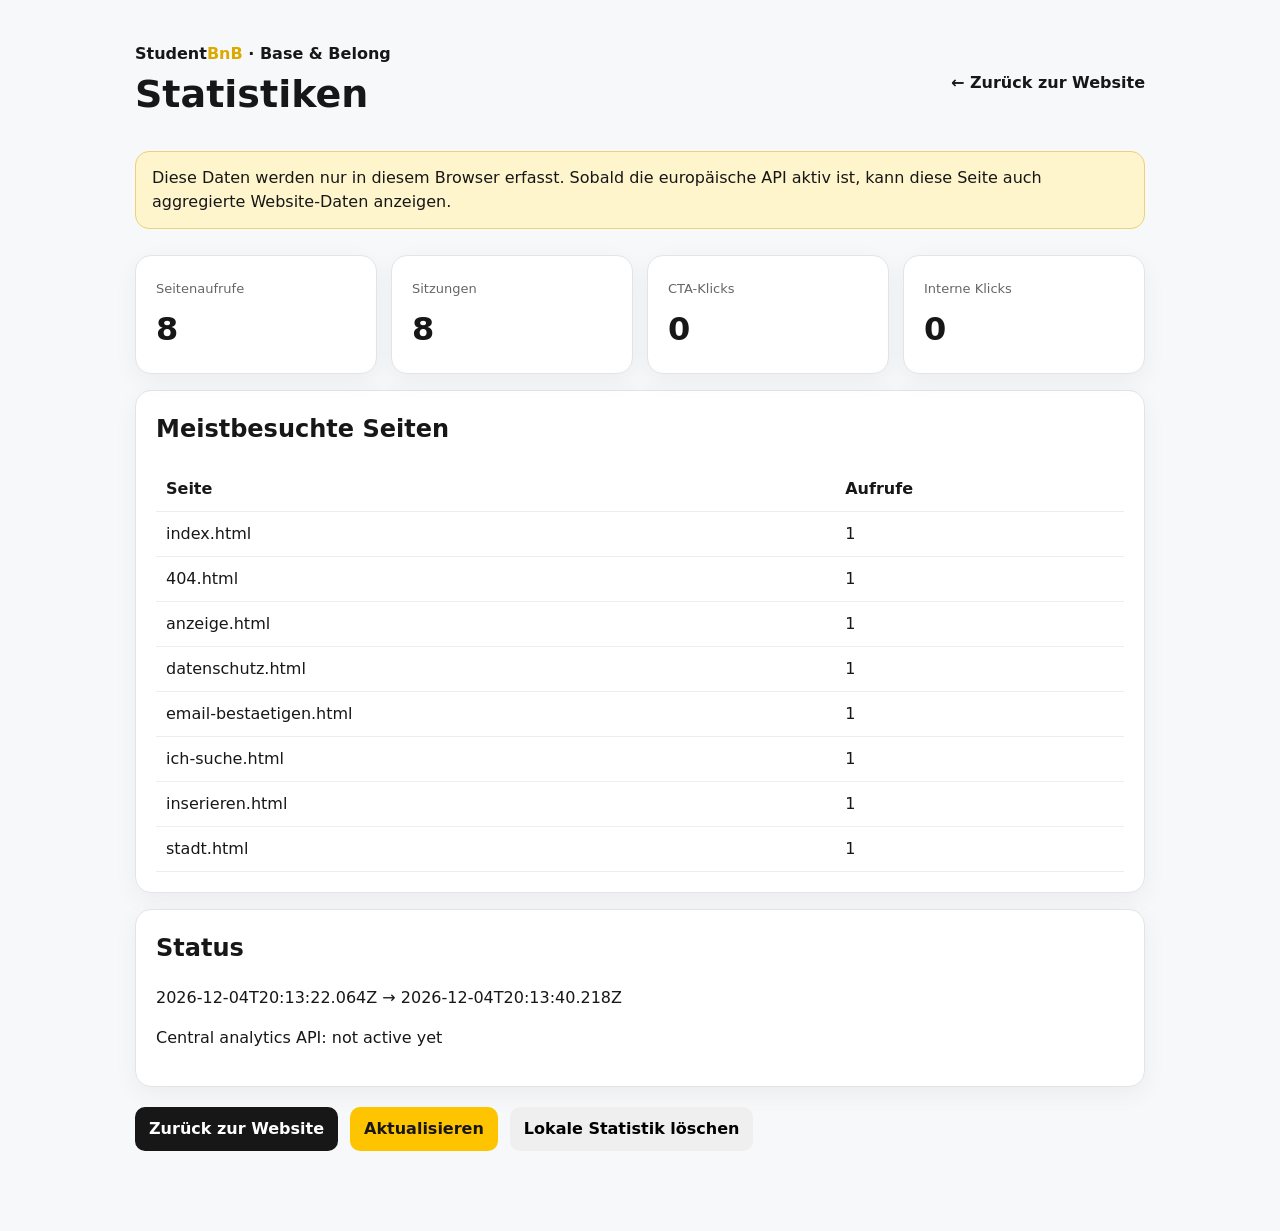
<file: stats.html>
<!doctype html><html lang="de"><head><meta charset="utf-8"><meta name="viewport" content="width=device-width,initial-scale=1"><meta name="robots" content="noindex,nofollow"><link rel="stylesheet" href="assets/css/style.css"><title>CasaStudent Statistics</title><style>body{background:#f7f8fa}.stats-wrap{max-width:1050px;margin:0 auto;padding:42px 20px 80px}.stats-head{display:flex;justify-content:space-between;align-items:center;gap:20px;margin-bottom:28px}.stats-head h1{margin:0;font-size:38px}.stats-head a{font-weight:800}.stats-note{background:#fff5cc;border:1px solid #ead17a;border-radius:14px;padding:14px 16px;margin:18px 0 26px}.stats-grid{display:grid;grid-template-columns:repeat(4,1fr);gap:14px}.stats-card{background:#fff;border:1px solid #e2e4e7;border-radius:16px;padding:20px;box-shadow:0 7px 24px rgba(0,0,0,.05)}.stats-card b{display:block;font-size:32px;margin-top:5px}.stats-card span{color:#666;font-size:13px}.stats-wide{margin-top:16px}.stats-wide h2{margin-top:0}.stats-table{width:100%;border-collapse:collapse}.stats-table td,.stats-table th{padding:10px;border-bottom:1px solid #eee;text-align:left}.stats-actions{margin-top:20px;display:flex;gap:12px;flex-wrap:wrap}.stats-actions button,.stats-actions a{border:0;border-radius:10px;padding:10px 14px;font-weight:800;cursor:pointer;text-decoration:none}.primary{background:#ffc400;color:#171717}.secondary{background:#171717;color:#fff}@media(max-width:760px){.stats-grid{grid-template-columns:repeat(2,1fr)}.stats-head{align-items:flex-start;flex-direction:column}}</style></head><body><main class="stats-wrap"><div class="stats-head"><div><div style="font-weight:900">Student<span style="color:#dca900">BnB</span> · Base &amp; Belong</div><h1 id="stats-title">Statistics</h1></div><a href="index.html" id="back">← Home</a></div><div class="stats-note" id="stats-note"></div><div class="stats-grid"><div class="stats-card"><span id="l-views">Page views</span><b id="views">0</b></div><div class="stats-card"><span id="l-sessions">Sessions</span><b id="sessions">0</b></div><div class="stats-card"><span id="l-cta">CTA clicks</span><b id="cta">0</b></div><div class="stats-card"><span id="l-links">Internal clicks</span><b id="links">0</b></div></div><section class="stats-card stats-wide"><h2 id="l-pages">Most viewed pages</h2><table class="stats-table"><thead><tr><th id="l-page">Page</th><th id="l-count">Views</th></tr></thead><tbody id="page-rows"></tbody></table></section><section class="stats-card stats-wide"><h2 id="l-status">Status</h2><p id="period"></p><p id="central"></p></section><div class="stats-actions"><a class="secondary" href="index.html" id="back2">Home</a><button class="primary" id="refresh">Refresh</button><button id="reset">Reset local statistics</button></div></main><script src="assets/js/config.js"></script><script src="assets/js/analytics.js?v=20260824"></script><script src="assets/js/stats-dashboard.js"></script></body></html>
</file>
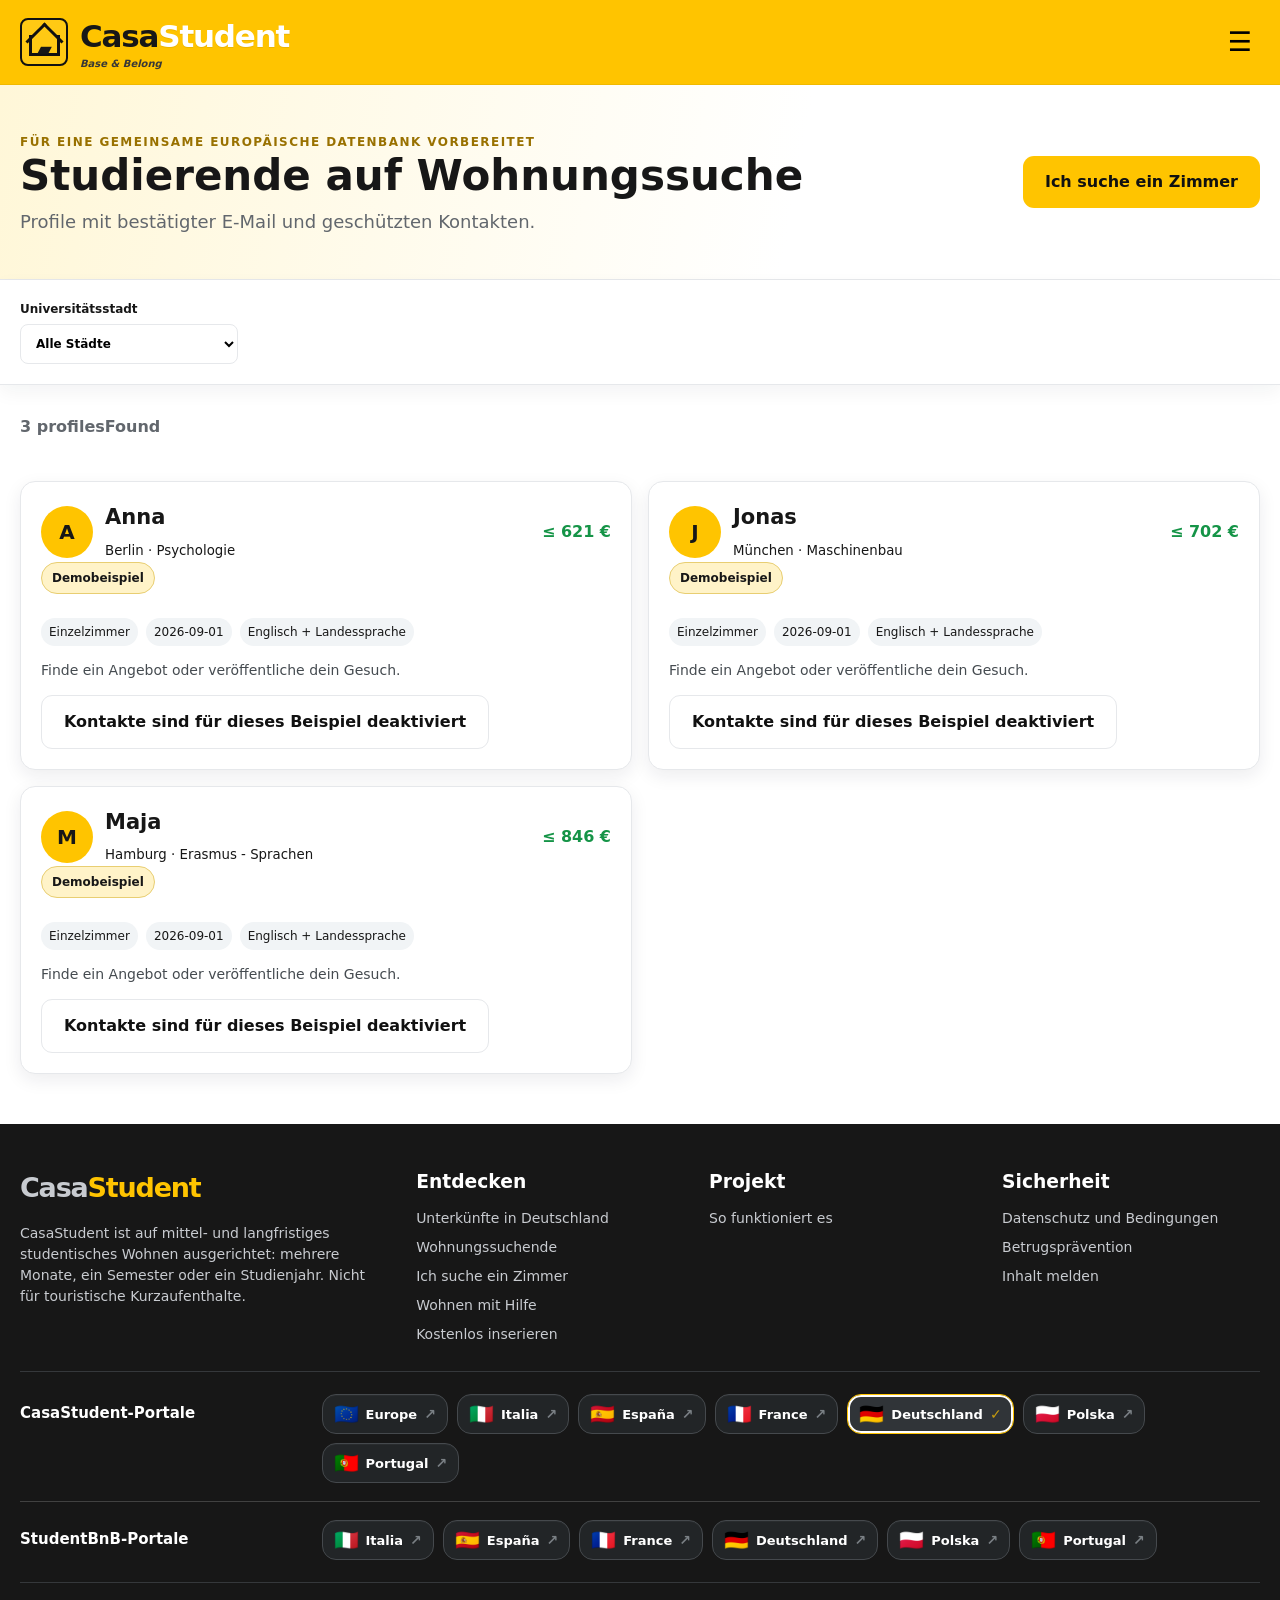
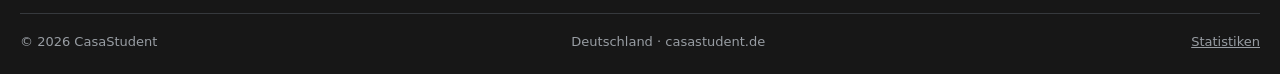
<file: studierende.html>
<!doctype html><html lang="de"><head><meta charset="utf-8"><meta name="viewport" content="width=device-width,initial-scale=1"><meta name="theme-color" content="#ffc400"><link rel="stylesheet" href="assets/css/style.css"><link rel="stylesheet" href="assets/css/country.css"><title>Studierende auf Wohnungssuche | CasaStudent</title><meta name="description" content="Profile mit bestätigter E-Mail und geschützten Kontakten."><link rel="canonical" href="https://casastudent.de/studierende.html"></head><body><header class="site-header"><div class="container header-inner">
<a class="brand" href="index.html" aria-label="CasaStudent home"><span class="brand-icon" aria-hidden="true"><span class="brand-cap">▰</span></span><span>Student<strong>BnB</strong><small>Finde dein Zimmer. Lebe deine Stadt.</small></span></a>
<button class="menu-button" aria-label="Menu" aria-expanded="false">☰</button>
<nav class="main-nav" aria-label="Hauptnavigation"><a href="index.html#how">So funktioniert es</a><a href="studierende.html">Wohnungssuchende</a><a class="nav-social-link" href="wohnen-mit-hilfe.html">Wohnen mit Hilfe</a><a class="nav-feature-link" href="ich-suche.html">Ich suche ein Zimmer</a><a class="header-cta" href="inserieren.html">Kostenlos inserieren</a><a class="account-link" href="#" data-login>♙ <span data-account-label>Anmelden</span></a></nav>
</div></header><main><section class="request-hero"><div class="container request-hero-grid"><div><span class="kicker">Für eine gemeinsame europäische Datenbank vorbereitet</span><h1>Studierende auf Wohnungssuche</h1><p>Profile mit bestätigter E-Mail und geschützten Kontakten.</p></div><a class="btn btn-yellow" href="ich-suche.html">Ich suche ein Zimmer</a></div></section><section class="filters"><div class="container filter-grid"><label>Universitätsstadt<select id="student-filter-city"></select></label></div></section><section class="container"><div class="results-bar"><strong id="student-result-count"></strong></div><div class="student-card-grid" id="student-results"></div></section></main><footer class="site-footer" id="contact"><div class="container"><div class="footer-grid">
<div><a class="brand" href="index.html" style="font-size:27px"><span>Student<strong>BnB</strong></span></a><p>Der Treffpunkt für Studierende und Vermietende. Einfach, transparent und kostenlos.</p></div>
<div><h3>Entdecken</h3><div class="footer-links"><a href="stadt.html">Unterkünfte in Deutschland</a><a href="studierende.html">Wohnungssuchende</a><a href="ich-suche.html">Ich suche ein Zimmer</a><a href="wohnen-mit-hilfe.html">Wohnen mit Hilfe</a><a href="inserieren.html">Kostenlos inserieren</a></div></div>
<div><h3>Projekt</h3><div class="footer-links"><a href="index.html#how">So funktioniert es</a><a href="index.html#faq">FAQ</a><a href="index.html#contact">Kontakt</a></div></div>
<div><h3>Sicherheit</h3><div class="footer-links"><a href="datenschutz.html">Datenschutz und Bedingungen</a><a href="datenschutz.html#security">Betrugsprävention</a><a href="mailto:meldung@casastudent.de">Inhalt melden</a></div></div>
</div><div class="footer-international"><strong>CasaStudent in Europa</strong><div class="footer-country-links" data-network></div></div><div class="footer-bottom"><span>© 2026 CasaStudent</span><span>Deutschland · casastudent.de</span></div></div></footer><div class="modal-backdrop" id="login-modal" role="dialog" aria-modal="true" aria-labelledby="login-title"><div class="modal"><button class="modal-close" data-close-modal aria-label="Schließen">×</button><h2 id="login-title">Anmelden</h2><p>Prüfe deine E-Mail, um die Verifizierung abzuschließen.</p><form id="login-form"><div class="field"><label for="login-email">Email</label><input id="login-email" name="email" type="email" required autocomplete="email" placeholder="name@email.com"></div><button class="btn btn-yellow btn-block" type="submit">Bestätigen und fortfahren</button></form></div></div><div id="toast" class="toast" role="status" aria-live="polite"></div><script src="assets/js/config.js"></script><script src="assets/js/data.js"></script><script src="assets/js/api.js"></script><script src="assets/js/app.js"></script></body></html>
</file>
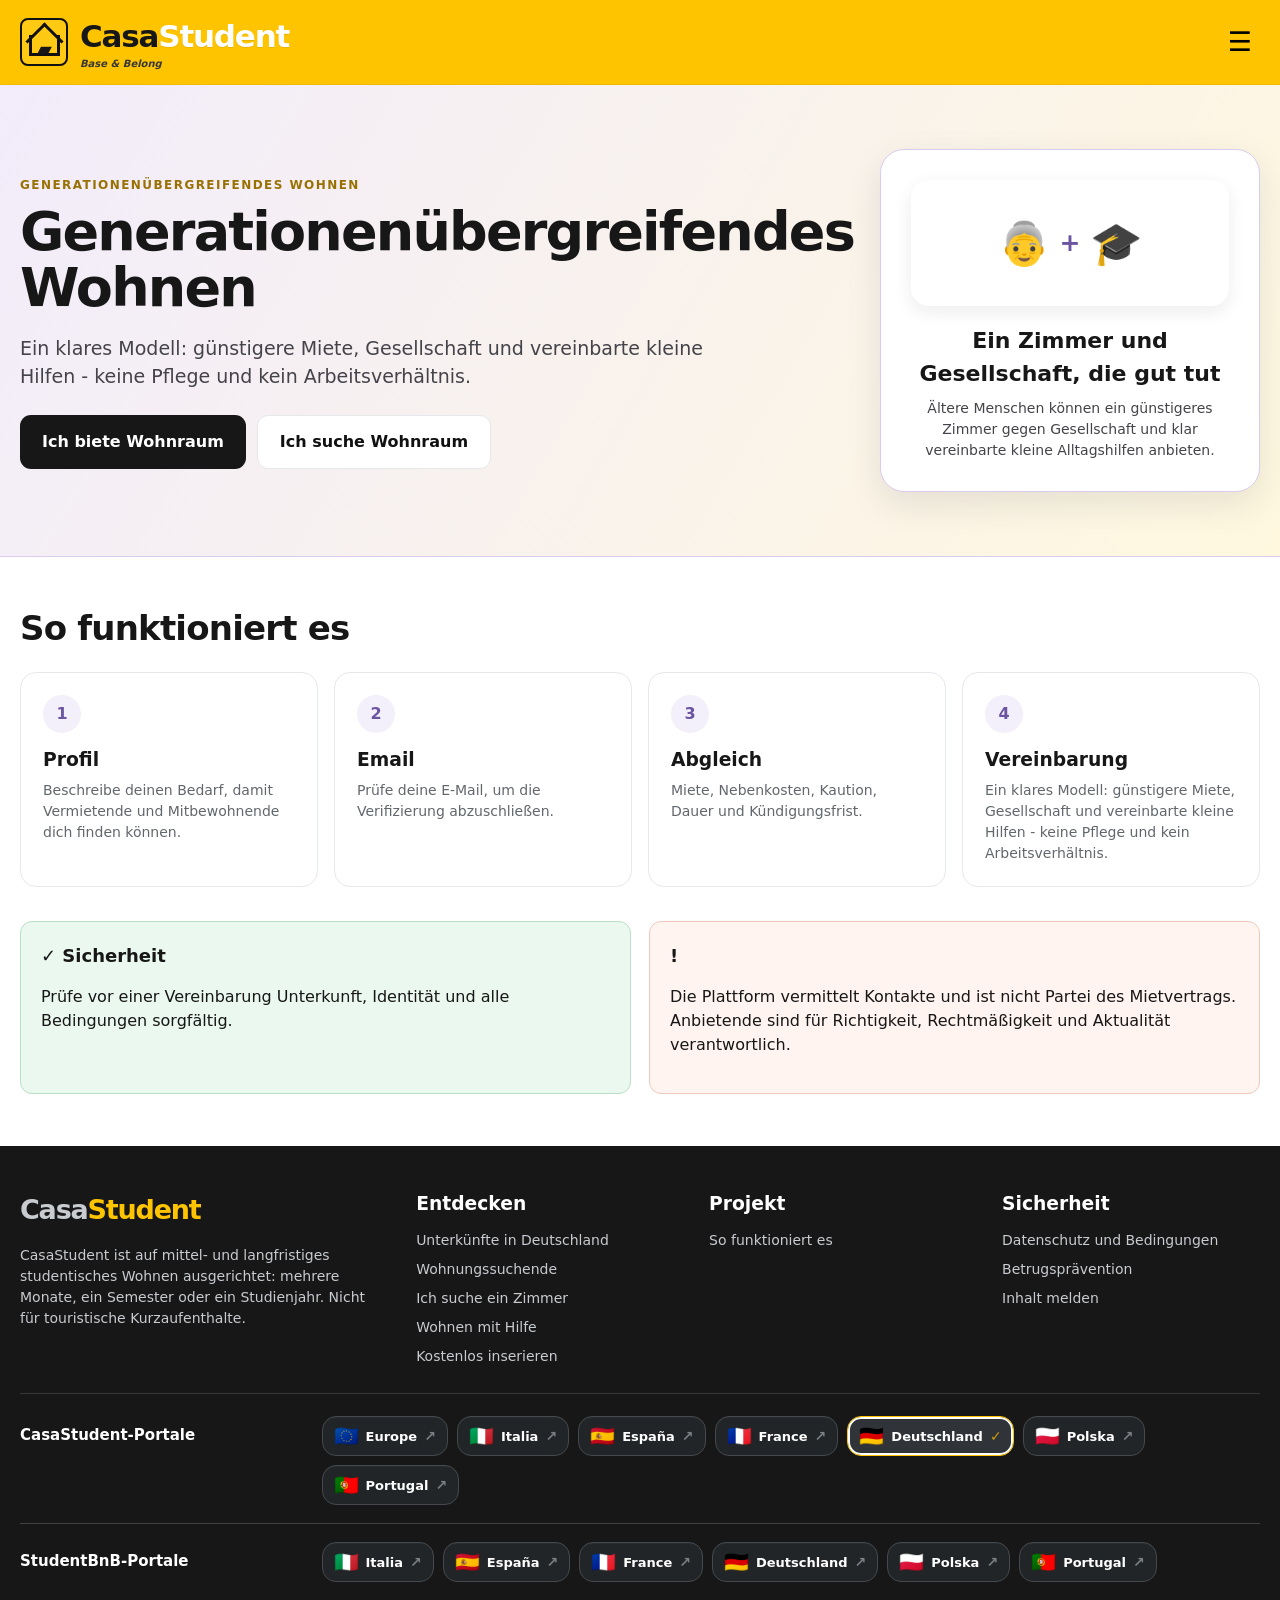
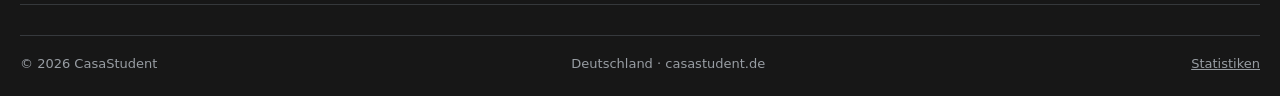
<file: wohnen-mit-hilfe.html>
<!doctype html><html lang="de"><head><meta charset="utf-8"><meta name="viewport" content="width=device-width,initial-scale=1"><meta name="theme-color" content="#ffc400"><link rel="stylesheet" href="assets/css/style.css"><link rel="stylesheet" href="assets/css/country.css"><style>@media(max-width:590px){.solidarity-page-grid{grid-template-columns:1fr!important}.solidarity-page-actions{justify-content:center}.solidarity-card-visual{width:100%;max-width:520px;margin-inline:auto}.solidarity-content .container{width:min(100% - 28px,var(--max));margin-inline:auto}}</style><title>Generationenübergreifendes Wohnen | CasaStudent</title><meta name="description" content="Ein klares Modell: günstigere Miete, Gesellschaft und vereinbarte kleine Hilfen - keine Pflege und kein Arbeitsverhältnis."><link rel="canonical" href="https://casastudent.de/wohnen-mit-hilfe.html"></head><body><header class="site-header"><div class="container header-inner"><a class="brand" href="index.html" aria-label="CasaStudent home"><span class="brand-icon" aria-hidden="true"><span class="brand-cap">▰</span></span><span>Student<strong>BnB</strong><small>Finde dein Zimmer. Lebe deine Stadt.</small></span></a><button class="menu-button" aria-label="Menu" aria-expanded="false">☰</button><nav class="main-nav" aria-label="Hauptnavigation"><a href="index.html#how">So funktioniert es</a><a href="studierende.html">Wohnungssuchende</a><a class="nav-social-link" href="wohnen-mit-hilfe.html">Wohnen mit Hilfe</a><a class="nav-feature-link" href="ich-suche.html">Ich suche ein Zimmer</a><a class="header-cta" href="inserieren.html">Kostenlos inserieren</a><a class="account-link" href="#" data-login>♙ <span data-account-label>Anmelden</span></a></nav></div></header><main><section class="solidarity-page-hero"><div class="container solidarity-page-grid"><div><span class="kicker">Generationenübergreifendes Wohnen</span><h1>Generationenübergreifendes Wohnen</h1><p>Ein klares Modell: günstigere Miete, Gesellschaft und vereinbarte kleine Hilfen - keine Pflege und kein Arbeitsverhältnis.</p><div class="solidarity-page-actions"><a class="btn btn-dark" href="inserieren.html?formula=intergenerational">Ich biete Wohnraum</a><a class="btn btn-white" href="ich-suche.html?formula=intergenerational">Ich suche Wohnraum</a></div></div><div class="solidarity-card-visual"><div class="solidarity-visual"><span>👵</span><b>+</b><span>🎓</span></div><strong>Ein Zimmer und Gesellschaft, die gut tut</strong><p>Ältere Menschen können ein günstigeres Zimmer gegen Gesellschaft und klar vereinbarte kleine Alltagshilfen anbieten.</p></div></div></section><section class="solidarity-content"><div class="container"><h2 class="section-title">So funktioniert es</h2><div class="solidarity-steps"><article class="solidarity-step"><b>1</b><h3>Profil</h3><p>Beschreibe deinen Bedarf, damit Vermietende und Mitbewohnende dich finden können.</p></article><article class="solidarity-step"><b>2</b><h3>Email</h3><p>Prüfe deine E-Mail, um die Verifizierung abzuschließen.</p></article><article class="solidarity-step"><b>3</b><h3>Abgleich</h3><p>Miete, Nebenkosten, Kaution, Dauer und Kündigungsfrist.</p></article><article class="solidarity-step"><b>4</b><h3>Vereinbarung</h3><p>Ein klares Modell: günstigere Miete, Gesellschaft und vereinbarte kleine Hilfen - keine Pflege und kein Arbeitsverhältnis.</p></article></div><div class="solidarity-safety"><article class="info-card"><h2>✓ Sicherheit</h2><p>Prüfe vor einer Vereinbarung Unterkunft, Identität und alle Bedingungen sorgfältig.</p></article><article class="info-card"><h2>!</h2><p>Die Plattform vermittelt Kontakte und ist nicht Partei des Mietvertrags. Anbietende sind für Richtigkeit, Rechtmäßigkeit und Aktualität verantwortlich.</p></article></div></div></section></main><footer class="site-footer" id="contact"><div class="container"><div class="footer-grid"><div><a class="brand" href="index.html" style="font-size:27px"><span>Student<strong>BnB</strong></span></a><p>CasaStudent ist auf mittel- und langfristiges studentisches Wohnen ausgerichtet: mehrere Monate, ein Semester oder ein Studienjahr. Nicht für touristische Kurzaufenthalte.</p></div><div><h3>Entdecken</h3><div class="footer-links"><a href="stadt.html">Unterkünfte in Deutschland</a><a href="studierende.html">Wohnungssuchende</a><a href="ich-suche.html">Ich suche ein Zimmer</a><a href="wohnen-mit-hilfe.html">Wohnen mit Hilfe</a><a href="inserieren.html">Kostenlos inserieren</a></div></div><div><h3>Projekt</h3><div class="footer-links"><a href="index.html#how">So funktioniert es</a><a href="index.html#faq">FAQ</a><a href="index.html#contact">Kontakt</a></div></div><div><h3>Sicherheit</h3><div class="footer-links"><a href="datenschutz.html">Datenschutz und Bedingungen</a><a href="datenschutz.html#security">Betrugsprävention</a><a href="mailto:meldung@casastudent.de">Inhalt melden</a></div></div></div><div class="footer-international"><strong>CasaStudent in Europa</strong><div class="footer-country-links" data-network></div></div><div class="footer-bottom"><span>© 2026 CasaStudent</span><span>Deutschland · casastudent.de</span></div></div></footer><div class="modal-backdrop" id="login-modal" role="dialog" aria-modal="true" aria-labelledby="login-title"><div class="modal"><button class="modal-close" data-close-modal aria-label="Schließen">×</button><h2 id="login-title">Anmelden</h2><p>Prüfe deine E-Mail, um die Verifizierung abzuschließen.</p><form id="login-form"><div class="field"><label for="login-email">Email</label><input id="login-email" name="email" type="email" required autocomplete="email" placeholder="name@email.com"></div><button class="btn btn-yellow btn-block" type="submit">Bestätigen und fortfahren</button></form></div></div><div id="toast" class="toast" role="status" aria-live="polite"></div><script src="assets/js/config.js"></script><script src="assets/js/data.js"></script><script src="assets/js/api.js"></script><script src="assets/js/app.js"></script></body></html>
</file>
<file: assets/css/style.css>
:root{
  --yellow:#ffc400;
  --yellow-dark:#e9ad00;
  --yellow-soft:#fff7d8;
  --ink:#171717;
  --muted:#62676d;
  --line:#e6e8eb;
  --paper:#ffffff;
  --green:#159447;
  --green-soft:#eaf8ef;
  --orange:#e98200;
  --orange-soft:#fff2df;
  --blue:#168bd2;
  --violet:#6b55a1;
  --violet-soft:#f3effb;
  --shadow:0 12px 35px rgba(20,31,45,.10);
  --shadow-sm:0 6px 18px rgba(20,31,45,.08);
  --radius:18px;
  --max:1240px;
}
*{box-sizing:border-box}
html{scroll-behavior:smooth}
body{margin:0;font-family:Inter,ui-sans-serif,system-ui,-apple-system,BlinkMacSystemFont,"Segoe UI",sans-serif;color:var(--ink);background:#fff;line-height:1.5}
img{max-width:100%;display:block}
a{color:inherit;text-decoration:none}
button,input,select,textarea{font:inherit}
button{cursor:pointer}
.container{width:min(var(--max),calc(100% - 40px));margin-inline:auto}
.visually-hidden{position:absolute!important;width:1px;height:1px;padding:0;margin:-1px;overflow:hidden;clip:rect(0,0,0,0);white-space:nowrap;border:0}
.hidden{display:none!important}

/* Header */
.site-header{position:sticky;top:0;z-index:50;background:var(--yellow);border-bottom:1px solid rgba(0,0,0,.06)}
.header-inner{height:84px;display:flex;align-items:center;gap:28px}
.brand{display:flex;align-items:center;gap:12px;font-size:31px;font-weight:900;letter-spacing:-1.2px;white-space:nowrap}
.brand-icon{width:48px;height:48px;border:2.5px solid #111;border-radius:8px;display:grid;place-items:center;position:relative;background:rgba(255,255,255,.08)}
.brand-icon:before{content:"";width:25px;height:18px;border:3px solid #111;border-top:0;position:absolute;bottom:8px}
.brand-icon:after{content:"";position:absolute;width:24px;height:24px;border-left:3px solid #111;border-top:3px solid #111;transform:rotate(45deg);top:8px}
.brand-cap{position:absolute;z-index:2;font-size:19px;top:14px}
.brand strong{color:white;text-shadow:0 1px 0 rgba(0,0,0,.08)}
.brand small{display:block;font-size:10px;font-weight:600;letter-spacing:0;color:#373737;margin-top:-4px}
.main-nav{margin-left:auto;display:flex;align-items:center;gap:18px;font-size:15px;font-weight:650}
.main-nav a:hover{text-decoration:underline;text-underline-offset:5px}
.header-cta{background:#fff;padding:15px 22px;border-radius:10px;box-shadow:var(--shadow-sm);font-weight:800!important;text-decoration:none!important}
.publish-menu{position:relative}
.publish-menu>.header-cta{display:flex;align-items:center;gap:8px;white-space:nowrap}
.publish-menu>.header-cta:after{content:"▾";font-size:12px;transition:.18s transform}
.publish-menu.open>.header-cta:after{transform:rotate(180deg)}
.publish-choice-menu{position:absolute;right:0;top:calc(100% + 10px);z-index:80;width:340px;padding:8px;background:#fff;border:1px solid var(--line);border-radius:14px;box-shadow:0 18px 45px rgba(20,31,45,.18)}
.publish-choice-menu[hidden]{display:none}
.publish-choice-menu a{display:grid;grid-template-columns:42px 1fr auto;align-items:center;gap:11px;padding:13px;border-radius:10px;color:#171717;text-decoration:none!important}
.publish-choice-menu a:hover,.publish-choice-menu a:focus{background:var(--yellow-soft);text-decoration:none}
.publish-choice-menu .choice-icon{width:42px;height:42px;border-radius:10px;background:#fff0b8;display:grid;place-items:center;font-size:22px}
.publish-choice-menu strong{display:block;font-size:15px}
.publish-choice-menu small{display:block;color:var(--muted);font-weight:500;line-height:1.3;margin-top:2px}
.publish-choice-menu b{font-size:21px}
.account-link{display:flex;align-items:center;gap:8px}
.menu-button{display:none;border:0;background:transparent;font-size:27px;padding:8px}

/* Common */
.btn{border:0;border-radius:11px;padding:14px 22px;font-weight:800;display:inline-flex;align-items:center;justify-content:center;gap:9px;transition:.2s transform,.2s box-shadow,.2s background}
.btn:hover{transform:translateY(-1px);box-shadow:var(--shadow-sm)}
.btn-yellow{background:var(--yellow);color:#111}
.btn-dark{background:#171717;color:#fff}
.btn-white{background:#fff;color:#111;border:1px solid var(--line)}
.btn-green{background:#13a34a;color:#fff}
.btn-blue{background:#168bd2;color:#fff}
.btn-block{width:100%}
.section-title{font-size:34px;line-height:1.15;margin:0 0 24px;letter-spacing:-.8px}
.kicker{text-transform:uppercase;letter-spacing:.12em;font-weight:850;color:#997100;font-size:12px}
.card{border:1px solid var(--line);background:#fff;border-radius:var(--radius);box-shadow:var(--shadow-sm)}
.pill{display:inline-flex;align-items:center;gap:6px;background:#eef3f7;color:#4b5967;padding:5px 10px;border-radius:999px;font-size:12px;font-weight:700}
.notice{border-radius:12px;padding:14px 16px;background:var(--yellow-soft);border:1px solid #f4dd82}
.icon-circle{width:58px;height:58px;border-radius:50%;display:grid;place-items:center;background:#fff4cc;font-size:28px}
.breadcrumb{background:var(--yellow);border-top:1px solid rgba(0,0,0,.05);font-size:14px}
.breadcrumb .container{height:44px;display:flex;align-items:center;gap:9px}
.breadcrumb a{font-weight:650}

/* Homepage */
.home-hero{padding:48px 0 20px;overflow:hidden}
.hero-grid{display:grid;grid-template-columns:minmax(360px,.82fr) minmax(560px,1.18fr);align-items:start;gap:20px}
.hero-copy{padding-top:28px;position:relative;z-index:2}
.hero-copy h1{font-size:58px;line-height:1.04;letter-spacing:-2.4px;margin:0 0 24px;max-width:540px}
.hero-copy h1 span{color:var(--yellow-dark)}
.hero-copy>p{font-size:21px;max-width:430px;margin:0 0 28px;color:#333}
.search-card{width:min(390px,100%);padding:24px;border-radius:18px;background:#fff;border:1px solid var(--line);box-shadow:var(--shadow)}
.search-card h2{font-size:24px;margin:0 0 4px}
.search-card p{margin:0 0 18px;color:var(--muted)}
.field{display:grid;gap:7px;margin-bottom:15px}
.field label,.field-label{font-weight:750;font-size:14px}
.field input,.field select,.field textarea,.select-control{width:100%;border:1px solid #d7dade;border-radius:10px;padding:13px 14px;background:#fff;color:#111;outline:none}
.field input:focus,.field select:focus,.field textarea:focus{border-color:#e6b400;box-shadow:0 0 0 4px rgba(255,196,0,.16)}
.explore-map{display:flex;align-items:center;gap:12px;margin-top:24px;color:#424242}
.hero-market-actions{width:min(390px,100%);display:grid;grid-template-columns:1fr 1fr;gap:10px;margin-top:12px}
.hero-market-actions a{padding:12px 13px;border-radius:12px;border:1px solid var(--line);background:#fff;box-shadow:var(--shadow-sm)}
.hero-market-actions a:first-child{background:#171717;color:#fff;border-color:#171717}
.hero-market-actions strong,.hero-market-actions small{display:block}
.hero-market-actions strong{font-size:14px}
.hero-market-actions small{font-size:11px;color:inherit;opacity:.76}
.explore-arrow{font-size:39px;transform:rotate(-15deg)}
.map-stage{position:relative;aspect-ratio:689/845;min-height:0;margin-top:-8px}
.map-stage img{width:100%;height:100%;object-fit:contain;object-position:center top;filter:drop-shadow(0 12px 16px rgba(45,65,85,.07))}
.map-hotspot{position:absolute;border:0;background:rgba(255,196,0,.001);border-radius:18px;z-index:2}
.map-hotspot:hover,.map-hotspot:focus{outline:4px solid rgba(255,196,0,.35);background:rgba(255,196,0,.10)}
.hot-milano{left:9%;top:6%;width:25%;height:14%}
.hot-torino{left:0;top:18%;width:23%;height:15%}
.hot-trento{left:37%;top:5%;width:20%;height:12%}
.hot-padova{left:52%;top:16%;width:23%;height:14%}
.hot-trieste{left:69%;top:18%;width:20%;height:14%}
.hot-bologna{left:43%;top:28%;width:22%;height:13%}
.hot-pisa{left:16%;top:39%;width:19%;height:14%}
.hot-firenze{left:40%;top:41%;width:21%;height:13%}
.hot-ancona{left:65%;top:41%;width:21%;height:13%}
.hot-roma{left:41%;top:57%;width:22%;height:13%}
.hot-bari{left:80%;top:58%;width:20%;height:13%}
.hot-napoli{left:63%;top:72%;width:21%;height:13%}
.hot-cagliari{left:8%;top:73%;width:22%;height:13%}
.hot-palermo{left:48%;top:88%;width:23%;height:12%}
.value-strip{display:grid;grid-template-columns:repeat(3,1fr);gap:24px;margin-top:14px;position:relative;z-index:3;padding-bottom:44px}
.value-item{display:flex;gap:14px;align-items:center}
.value-item h3{font-size:17px;margin:0 0 3px}
.value-item p{font-size:14px;margin:0;color:var(--muted)}
.city-section{border-top:1px solid var(--line);padding:38px 0 54px}
.city-grid{display:grid;grid-template-columns:repeat(8,1fr);gap:14px}
.city-card{position:relative;border-radius:16px;overflow:hidden;aspect-ratio:.68;box-shadow:var(--shadow-sm);transition:.2s transform}
.city-card:hover{transform:translateY(-4px)}
.city-card img{width:100%;height:100%;object-fit:cover}
.city-card:after{display:none}
.city-card strong{position:absolute;width:1px;height:1px;overflow:hidden;clip:rect(0 0 0 0);white-space:nowrap}
.publish-banner{margin:10px 0 38px;background:linear-gradient(90deg,#fff8e4,#fff1bd);border:1px solid #f0d47c;border-radius:18px;display:grid;grid-template-columns:120px minmax(220px,.75fr) minmax(480px,1.45fr);align-items:center;gap:22px;padding:22px 26px;min-height:170px}
.student-illustration{width:96px;height:96px;justify-self:center;background:url("../img/student-publish.svg") center/contain no-repeat;font-size:0;line-height:0}
.publish-banner h3{font-size:26px;margin:0 0 3px}
.publish-banner p{margin:0;color:#444}
.publish-choice-grid{display:grid;grid-template-columns:repeat(3,1fr);gap:12px}
.publish-choice{min-height:104px;display:grid;grid-template-columns:48px 1fr auto;align-items:center;gap:12px;padding:16px;background:#fff;border:1px solid #ecd57c;border-radius:14px;box-shadow:var(--shadow-sm);transition:.18s transform,.18s border-color,.18s box-shadow}
.publish-choice:hover,.publish-choice:focus{transform:translateY(-2px);border-color:#d5ad00;box-shadow:var(--shadow)}
.publish-choice .choice-icon{width:48px;height:48px;display:grid;place-items:center;border-radius:12px;background:var(--yellow-soft);font-size:25px}
.publish-choice strong{display:block;font-size:17px}
.publish-choice small{display:block;color:var(--muted);font-size:12px;line-height:1.35;margin-top:3px}
.publish-choice b{font-size:24px}
.publish-choice.solidarity-choice{border-color:#cfc0e9;background:#fbf9ff}
.publish-choice.solidarity-choice .choice-icon{background:var(--violet-soft)}
.solidarity-home{padding:0 0 54px}
.solidarity-home-grid{display:grid;grid-template-columns:180px minmax(0,1fr) auto;align-items:center;gap:28px;padding:34px;border-radius:22px;background:linear-gradient(125deg,#f4effd,#fff9e8);border:1px solid #d9ccec;box-shadow:var(--shadow-sm)}
.solidarity-visual{height:126px;border-radius:18px;background:#fff;display:flex;align-items:center;justify-content:center;gap:10px;font-size:42px;box-shadow:var(--shadow-sm)}
.solidarity-visual b{font-size:25px;color:var(--violet)}
.solidarity-home h2{font-size:34px;margin:5px 0 8px;line-height:1.08}
.solidarity-home p{max-width:700px;margin:0;color:#45434a}
.solidarity-points{display:flex;gap:14px;flex-wrap:wrap;margin-top:14px;font-size:13px;font-weight:800;color:#554171}
.solidarity-actions{display:grid;gap:10px;min-width:220px}
.solidarity-page-hero{padding:64px 0;background:linear-gradient(120deg,#f2ecfb,#fff8df);border-bottom:1px solid #d9ccec}
.solidarity-page-grid{display:grid;grid-template-columns:minmax(0,1fr) 380px;gap:50px;align-items:center}
.solidarity-page-hero h1{font-size:54px;line-height:1.02;margin:8px 0 18px;letter-spacing:-1.8px}
.solidarity-page-hero p{font-size:19px;color:#45434a;max-width:720px}
.solidarity-page-actions{display:flex;gap:11px;flex-wrap:wrap;margin-top:24px}
.solidarity-card-visual{background:#fff;border:1px solid #d9ccec;border-radius:24px;padding:30px;box-shadow:var(--shadow);text-align:center}
.solidarity-card-visual .solidarity-visual{margin-bottom:18px}
.solidarity-card-visual strong{font-size:22px;display:block}
.solidarity-card-visual p{font-size:14px;margin:8px 0 0}
.solidarity-content{padding:52px 0}
.solidarity-steps{display:grid;grid-template-columns:repeat(4,1fr);gap:16px;margin-top:24px}
.solidarity-step{padding:22px;border:1px solid var(--line);border-radius:16px;background:#fff}
.solidarity-step b{width:38px;height:38px;border-radius:50%;display:grid;place-items:center;background:var(--violet-soft);color:var(--violet);margin-bottom:13px}
.solidarity-step h3{margin:0 0 6px}
.solidarity-step p{margin:0;color:var(--muted);font-size:14px}
.solidarity-safety{margin-top:34px;display:grid;grid-template-columns:1fr 1fr;gap:18px}
.solidarity-safety .info-card:first-child{background:var(--green-soft);border-color:#b9dfc7}
.solidarity-safety .info-card:last-child{background:#fff4f0;border-color:#efc8bb}
.solidarity-example-list{display:grid;grid-template-columns:repeat(2,1fr);gap:10px;margin-top:15px}
.solidarity-example-list span{padding:12px;border-radius:10px;background:#fff;border:1px solid rgba(0,0,0,.08);font-size:13px;font-weight:700}
.stats-strip{display:grid;grid-template-columns:repeat(4,1fr);border:1px solid var(--line);border-radius:18px;padding:24px 12px;margin-bottom:55px}
.stat{display:flex;align-items:center;gap:14px;padding:0 24px;border-right:1px solid var(--line)}
.stat:last-child{border-right:0}
.stat-icon{font-size:30px}
.stat strong{display:block;font-size:20px}
.stat span{color:var(--muted);font-size:13px}

/* City page */
.city-hero{position:relative;min-height:330px;background:#f9efc8;overflow:hidden}
.city-hero-bg{position:absolute;inset:0 0 0 38%;background-size:cover;background-position:center}
.city-hero-bg:before{content:"";position:absolute;inset:0;background:linear-gradient(90deg,#fff3c4 0%,rgba(255,243,196,.9) 10%,rgba(255,243,196,0) 56%)}
.city-hero .container{position:relative;z-index:2;padding-top:48px;padding-bottom:48px}
.city-hero h1{font-size:52px;margin:0 0 4px}
.city-hero h2{font-size:21px;margin:0 0 12px}
.city-hero p{max-width:390px;font-size:17px}
.filters{position:sticky;top:84px;z-index:20;background:#fff;border-bottom:1px solid var(--line);box-shadow:0 7px 18px rgba(20,31,45,.05)}
.filter-grid{display:grid;grid-template-columns:1.2fr 1.2fr 1fr 1fr 1fr 1.1fr;gap:12px;padding:20px 0}
.filter-grid label{font-size:12px;font-weight:800;display:grid;gap:6px}
.filter-grid select,.filter-grid input{border:1px solid var(--line);padding:11px;border-radius:8px;background:#fff;min-width:0}
.city-filter-grid{grid-template-columns:1.15fr 1.1fr .85fr .85fr 1fr 1fr 1fr}
.results-bar{display:flex;align-items:center;justify-content:space-between;margin:30px 0 16px;color:var(--muted)}
.listings{display:grid;gap:12px;padding-bottom:30px}
.listing-card{border:1px solid var(--line);display:grid;grid-template-columns:250px 1fr 190px 46px;border-radius:12px;overflow:hidden;background:#fff;min-height:154px;transition:.18s box-shadow,.18s transform}
.listing-card:hover{box-shadow:var(--shadow);transform:translateY(-1px)}
.listing-image{width:100%;height:100%;min-height:154px;object-fit:cover}
.listing-main{padding:18px 22px}
.listing-title-row{display:flex;align-items:center;gap:10px;flex-wrap:wrap}
.listing-main h3{margin:0;font-size:24px}
.listing-meta{display:flex;gap:24px;margin:12px 0 8px;flex-wrap:wrap}
.listing-submeta{display:flex;gap:22px;color:#3f464d;font-size:14px;flex-wrap:wrap}
.listing-price{display:flex;flex-direction:column;align-items:flex-end;justify-content:center;padding:18px}
.price{font-size:30px;font-weight:900;color:var(--green);white-space:nowrap}
.price small{font-size:13px;color:#222}
.price.expenses-out{color:var(--orange)}
.expenses-badge{font-size:12px;font-weight:800;border-radius:8px;padding:7px 9px;margin-top:8px}
.included{background:var(--green-soft);color:var(--green)}
.excluded{background:var(--orange-soft);color:var(--orange)}
.listing-actions{display:grid;place-items:center;border-left:1px solid var(--line)}
.favorite-button{border:0;background:transparent;font-size:27px;color:#5d6267}
.favorite-button.active{color:#df4756}
.empty-state{text-align:center;padding:60px 20px;border:1px dashed #ccd1d6;border-radius:16px;color:var(--muted)}
.empty-actions{display:flex;justify-content:center;gap:10px;flex-wrap:wrap;margin-top:20px}
.pagination{display:flex;align-items:center;justify-content:center;gap:8px;margin:12px 0 34px}
.page-btn{width:39px;height:39px;border:0;border-radius:7px;background:#fff}
.page-btn.active{background:var(--yellow);font-weight:900}
.tip-strip{display:flex;align-items:center;gap:14px;background:var(--yellow-soft);border:1px solid #f1d87f;border-radius:12px;padding:14px 18px;margin-bottom:45px;position:relative;overflow:hidden}
.tip-strip:after{content:"";background:url("../img/skyline.svg") right bottom/430px auto no-repeat;position:absolute;inset:0;pointer-events:none}

/* Detail */
.detail-page{padding:28px 0 52px}
.detail-title-row{display:grid;grid-template-columns:1fr auto auto;gap:18px;align-items:start;margin-bottom:18px}
.detail-title-row h1{font-size:36px;margin:0 0 10px}
.top-meta{display:flex;gap:22px;flex-wrap:wrap;color:#454b50}
.detail-price{text-align:right}
.detail-price .price{font-size:36px}
.gallery-contact{display:grid;grid-template-columns:minmax(0,1fr) 350px;gap:22px}
.gallery{display:grid;grid-template-columns:minmax(0,1fr) 190px;gap:10px;height:500px}
.main-photo{width:100%;height:500px;object-fit:cover;border-radius:13px}
.thumbs{display:grid;grid-template-rows:repeat(3,1fr);gap:10px}
.thumb{border:0;padding:0;background:none;border-radius:10px;overflow:hidden;position:relative}
.thumb img{width:100%;height:100%;object-fit:cover}
.contact-card{padding:20px;border:1px solid var(--line);border-radius:13px;align-self:stretch}
.contact-card h2{margin:0 0 6px;font-size:20px}
.contact-card p{font-size:14px;margin:0 0 14px}
.contact-stack{display:grid;gap:10px}
.safety-box{margin-top:16px;background:var(--green-soft);border-left:4px solid var(--green);padding:14px;border-radius:8px;font-size:13px}
.distance-strip{display:grid;grid-template-columns:repeat(5,1fr);border:1px solid var(--line);border-radius:12px;margin:20px 0;overflow:hidden}
.distance-item{padding:17px;display:flex;align-items:center;gap:10px;border-right:1px solid var(--line)}
.distance-item:last-child{border-right:0}
.distance-item span{font-size:13px}
.distance-item strong{display:block;font-size:15px}
.detail-grid{display:grid;grid-template-columns:1fr 1fr .72fr;gap:16px;margin-bottom:16px}
.info-card{padding:20px;border:1px solid var(--line);border-radius:12px}
.info-card h2{font-size:18px;margin:0 0 14px}
.definition-list{display:grid;grid-template-columns:1fr 1fr;gap:7px 18px;font-size:14px}
.definition-list dt{color:#555}
.definition-list dd{margin:0;font-weight:650}
.check-list,.bullet-list{margin:0;padding:0;list-style:none;display:grid;gap:9px}
.form-section .bullet-list{margin-bottom:20px}
.check-list li:before{content:"✓";color:var(--green);font-weight:900;margin-right:9px}
.bullet-list li:before{content:"•";color:var(--yellow-dark);font-weight:900;margin-right:9px}
.cost-card{background:#fff9e8}
.cost-card .price{margin:8px 0}
.description-grid{display:grid;grid-template-columns:1.35fr .65fr;gap:16px;margin-bottom:16px}
.description-columns{display:grid;grid-template-columns:1fr 1fr;gap:28px;margin-top:18px}
.map-card img{border-radius:10px;margin-bottom:12px}
.detail-footer-grid{display:grid;grid-template-columns:repeat(3,1fr);gap:16px}

/* Publish */
.form-shell{padding:38px 0 60px;background:#fafbfc}
.form-heading{text-align:center;max-width:780px;margin:0 auto 30px}
.form-heading h1{font-size:42px;margin:0 0 10px}
.form-heading p{color:var(--muted);font-size:18px}
.progress{display:grid;grid-template-columns:repeat(4,1fr);max-width:880px;margin:0 auto 30px}
.progress-step{text-align:center;position:relative;font-size:13px;font-weight:750;color:#777}
.progress-step:before{content:attr(data-step);width:34px;height:34px;border-radius:50%;display:grid;place-items:center;margin:0 auto 7px;background:#e7e9ec;color:#555;position:relative;z-index:2}
.progress-step:not(:last-child):after{content:"";position:absolute;height:3px;background:#e7e9ec;top:16px;left:50%;right:-50%}
.progress-step.active{color:#111}
.progress-step.active:before{background:var(--yellow);color:#111}
.publish-form{max-width:980px;margin:auto}
.form-section{padding:28px;margin-bottom:18px}
.form-section h2{font-size:23px;margin:0 0 7px}
.form-section>p{margin:0 0 22px;color:var(--muted)}
.form-grid{display:grid;grid-template-columns:repeat(2,1fr);gap:16px}
.form-grid.three{grid-template-columns:repeat(3,1fr)}
.full{grid-column:1/-1}
.checkbox-grid{display:grid;grid-template-columns:repeat(3,1fr);gap:10px}
.check-option{display:flex;align-items:center;gap:9px;border:1px solid var(--line);border-radius:9px;padding:12px}
.form-actions{display:flex;justify-content:space-between;gap:16px;margin-top:24px}
.preview-box{display:none;margin-top:22px}
.preview-box.active{display:block}
.success-message{display:none;background:var(--green-soft);border:1px solid #a8dfbd;border-radius:14px;padding:22px;margin-top:18px}
.success-message.active{display:block}
.wizard-ready .form-section[hidden]{display:none}
.wizard-controls{display:flex;justify-content:space-between;gap:12px;margin-top:24px;padding-top:20px;border-top:1px solid var(--line)}
.progress-step.completed:before{content:"✓";background:var(--green);color:#fff}
.progress-step.completed:not(:last-child):after{background:var(--green)}
.intergenerational-fields{background:var(--violet-soft);border:1px solid #d8cceb;border-radius:14px;padding:20px;margin-top:20px}
.intergenerational-fields h3{margin:0 0 6px}
.intergenerational-fields>p{margin:0 0 16px;color:#554c62}
.micro-note{font-size:12px;color:var(--muted)}

/* Student requests and shared-living profiles */
.nav-feature-link{font-weight:800;color:#4b3900}
.nav-social-link{font-weight:800;color:#4c337a}
.results-actions{display:flex;align-items:center;gap:10px;flex-wrap:wrap}
.progress.five{grid-template-columns:repeat(5,1fr);max-width:980px}
.progress.three{grid-template-columns:repeat(3,1fr);max-width:760px}
.profile-help{font-size:13px;color:var(--muted);margin-top:-7px}
.profile-chips{display:flex;flex-wrap:wrap;gap:8px;margin-top:12px}
.profile-chip{display:inline-flex;align-items:center;gap:6px;border-radius:999px;padding:7px 11px;background:#f4f6f8;color:#414952;font-size:12px;font-weight:750}
.profile-chip.yellow{background:var(--yellow-soft);color:#715400}
.profile-chip.green{background:var(--green-soft);color:#11753a}
.household-panel{grid-column:1/-1;background:linear-gradient(135deg,#fffdf7,#fff7d8);border-color:#f0d47c}
.household-panel>p{color:#454b50;margin:0 0 16px}
.household-grid{display:grid;grid-template-columns:repeat(4,1fr);gap:10px}
.household-stat{background:#fff;border:1px solid #eadfb8;border-radius:10px;padding:14px}
.household-stat span{display:block;color:var(--muted);font-size:12px;margin-bottom:4px}
.household-stat strong{font-size:14px}
.household-story{margin-top:16px;padding-top:16px;border-top:1px solid #eadfb8}
.request-hero{padding:44px 0;background:linear-gradient(100deg,#fff7d8,#fff 62%);border-bottom:1px solid var(--line)}
.request-hero-grid{display:grid;grid-template-columns:1fr auto;gap:30px;align-items:center}
.request-hero h1{font-size:42px;line-height:1.08;margin:0 0 10px}
.request-hero p{max-width:720px;color:var(--muted);font-size:18px;margin:0}
.request-list{display:grid;grid-template-columns:repeat(2,1fr);gap:16px;margin-bottom:36px}
.request-card{border:1px solid var(--line);border-radius:14px;background:#fff;padding:22px;box-shadow:var(--shadow-sm);display:grid;grid-template-columns:74px 1fr;gap:18px}
.student-avatar{width:74px;height:74px;border-radius:50%;background:var(--yellow);display:grid;place-items:center;font-size:24px;font-weight:900;overflow:hidden;border:3px solid #fff;box-shadow:0 0 0 1px #e7d48d}
.student-avatar img{width:100%;height:100%;object-fit:cover}
.request-card-head{display:flex;align-items:flex-start;justify-content:space-between;gap:12px}
.request-card h2{font-size:21px;margin:0 0 4px}
.request-card .request-subtitle{color:var(--muted);font-size:13px}
.request-budget{font-size:20px;font-weight:900;color:var(--green);white-space:nowrap}
.request-budget small{font-size:11px;color:#555}
.request-summary{margin:14px 0 0;color:#42484e;font-size:14px}
.request-facts{display:grid;grid-template-columns:repeat(2,1fr);gap:8px 16px;margin-top:14px;padding-top:14px;border-top:1px solid var(--line);font-size:13px}
.request-facts span{color:var(--muted);display:block;font-size:11px}
.request-facts strong{display:block}
.request-card-actions{grid-column:1/-1;display:flex;gap:9px;flex-wrap:wrap;padding-top:2px}
.request-card-actions .btn{padding:10px 14px;font-size:13px}
.verification-badge{display:inline-flex;align-items:center;gap:5px;color:#11753a;font-size:12px;font-weight:800}
.student-filter-grid{grid-template-columns:1.15fr 1.15fr 1fr 1fr 1fr}
.filter-actions{display:flex;justify-content:flex-end;gap:10px;align-items:center;padding-bottom:16px}
.advanced-filters{grid-column:1/-1;border-top:1px solid var(--line);padding-top:12px}
.advanced-filters summary{cursor:pointer;font-weight:850;color:#4b3900;list-style:none}
.advanced-filters summary::-webkit-details-marker{display:none}
.advanced-filters summary:after{content:" +"}
.advanced-filters[open] summary:after{content:" −"}
.advanced-filter-grid{display:grid;grid-template-columns:repeat(4,1fr);gap:12px;margin-top:12px}
.request-card.intergenerational{border-color:#cbb9e6;background:linear-gradient(135deg,#fff,#fbf8ff)}
.solidarity-badge{display:inline-flex;align-items:center;gap:6px;padding:6px 10px;border-radius:999px;background:var(--violet-soft);color:#563c86;font-size:12px;font-weight:850;margin-top:8px}
.photo-profile-preview{width:86px;height:86px;border-radius:50%;border:2px dashed #d7dade;display:none;object-fit:cover;margin-top:8px}
.photo-profile-preview.active{display:block}
.privacy-toggle{display:flex;align-items:flex-start;gap:10px;font-size:13px;color:#454b50}
.privacy-toggle input{width:auto;margin-top:3px}

/* Modal and toast */
.modal-backdrop{position:fixed;inset:0;background:rgba(0,0,0,.42);display:none;align-items:center;justify-content:center;z-index:100;padding:20px}
.modal-backdrop.active{display:flex}
.modal{background:#fff;width:min(460px,100%);padding:28px;border-radius:18px;box-shadow:var(--shadow)}
.modal h2{margin:0 0 6px}
.modal-close{float:right;border:0;background:transparent;font-size:24px}
.toast{position:fixed;right:20px;bottom:20px;background:#171717;color:#fff;padding:14px 18px;border-radius:10px;box-shadow:var(--shadow);z-index:200;transform:translateY(120px);opacity:0;transition:.25s}
.toast.show{transform:translateY(0);opacity:1}

/* Footer */
.site-footer{background:#171717;color:#fff;padding:44px 0 22px}
.footer-grid{display:grid;grid-template-columns:1.4fr repeat(3,1fr);gap:35px}
.footer-grid h3{margin:0 0 12px}
.footer-grid p,.footer-grid a{color:#c8cbd0;font-size:14px}
.footer-links{display:grid;gap:8px}
.footer-international{border-top:1px solid #36393d;margin-top:30px;padding-top:20px;display:flex;align-items:center;justify-content:space-between;gap:18px}
.footer-international strong{font-size:15px}
.footer-country-links{display:flex;gap:10px;flex-wrap:wrap}
.footer-country-links a{color:#fff;border:1px solid #51545a;border-radius:999px;padding:7px 12px;font-size:13px;transition:.18s background,.18s border-color}
.country-flag{display:inline-block;width:24px;height:16px;margin-right:7px;vertical-align:-3px;border:1px solid rgba(255,255,255,.5);border-radius:3px;box-shadow:0 1px 2px rgba(0,0,0,.3);object-fit:cover}
.footer-country-links a[aria-disabled="true"]{opacity:.62}
.footer-country-links a:hover,.footer-country-links a:focus{background:#ffc400;border-color:#ffc400;color:#171717}
.footer-bottom{border-top:1px solid #36393d;margin-top:30px;padding-top:18px;color:#989da3;font-size:13px;display:flex;justify-content:space-between}

/* Header responsive: the full navigation no longer fits comfortably on tablet/small laptop widths. */
@media(max-width:1400px){
  .menu-button{display:block;margin-left:auto}
  .main-nav{position:absolute;display:none;top:84px;left:0;right:0;background:#fff;padding:18px 22px;box-shadow:var(--shadow);flex-direction:column;align-items:stretch;gap:8px}
  .main-nav.open{display:flex}
  .main-nav a{padding:10px}
  .publish-menu{width:100%}
  .publish-menu>.header-cta{justify-content:center}
  .publish-choice-menu{position:static;width:100%;margin-top:8px;box-shadow:none}
}

/* Responsive */
@media(max-width:1050px){
  .hero-grid{grid-template-columns:1fr 1.15fr}
  .hero-copy h1{font-size:49px}
  .map-stage,.map-stage img{height:720px;min-height:720px}
  .city-grid{grid-template-columns:repeat(4,1fr)}
  .publish-banner{grid-template-columns:90px 1fr}
  .publish-choice-grid{grid-column:1/-1}
  .solidarity-home-grid{grid-template-columns:140px 1fr}
  .solidarity-actions{grid-column:1/-1;grid-template-columns:1fr 1fr}
  .solidarity-page-grid{grid-template-columns:1fr 300px}
  .solidarity-steps{grid-template-columns:repeat(2,1fr)}
  .listing-card{grid-template-columns:210px 1fr 170px 42px}
  .gallery-contact{grid-template-columns:1fr 310px}
  .gallery{grid-template-columns:1fr 145px}
}
@media(max-width:820px){
  .container{width:min(100% - 28px,var(--max))}
  .header-inner{height:72px}
  .brand{font-size:25px}
  .brand-icon{width:40px;height:40px}
  .menu-button{display:block;margin-left:auto}
  .main-nav{position:absolute;display:none;top:72px;left:0;right:0;background:#fff;padding:18px 22px;box-shadow:var(--shadow);flex-direction:column;align-items:stretch;gap:8px}
  .main-nav.open{display:flex}
  .main-nav a{padding:10px}
  .publish-menu{width:100%}
  .publish-menu>.header-cta{justify-content:center}
  .publish-choice-menu{position:static;width:100%;margin-top:8px;box-shadow:none}
  .hero-grid{grid-template-columns:1fr}
  .hero-copy{text-align:center;padding-top:10px}
  .hero-copy h1{font-size:46px;margin-inline:auto}
  .hero-copy>p{margin-inline:auto}
  .search-card{margin-inline:auto;text-align:left}
  .hero-market-actions{margin-inline:auto;text-align:left}
  .explore-map{justify-content:center}
  .map-stage{min-height:0;height:auto;margin-top:0}
  .map-stage img{height:100%}
  .value-strip{margin-top:0;grid-template-columns:1fr;max-width:620px}
  .city-grid{grid-template-columns:repeat(4,1fr)}
  .publish-banner{grid-template-columns:90px 1fr}
  .stats-strip{grid-template-columns:repeat(2,1fr);gap:20px}
  .stat:nth-child(2){border-right:0}
  .filter-grid{grid-template-columns:repeat(2,1fr)}
  .city-filter-grid{grid-template-columns:repeat(3,1fr)}
  .filters{top:72px}
  .listing-card{grid-template-columns:180px 1fr 150px}
  .listing-actions{grid-column:3;grid-row:1;align-self:start;border:0;justify-self:end}
  .gallery-contact{grid-template-columns:1fr}
  .gallery{height:430px}
  .main-photo{height:430px}
  .detail-grid{grid-template-columns:1fr 1fr}
  .cost-card{grid-column:1/-1}
  .description-grid{grid-template-columns:1fr}
  .distance-strip{grid-template-columns:repeat(3,1fr)}
  .distance-item:nth-child(3){border-right:0}
  .distance-item:nth-child(n+4){border-top:1px solid var(--line)}
  .form-grid.three{grid-template-columns:1fr 1fr}
  .checkbox-grid{grid-template-columns:repeat(2,1fr)}
  .footer-grid{grid-template-columns:1fr 1fr}
  .household-grid{grid-template-columns:repeat(2,1fr)}
  .request-list{grid-template-columns:1fr}
  .request-hero-grid{grid-template-columns:1fr}
  .student-filter-grid{grid-template-columns:repeat(2,1fr)}
  .advanced-filter-grid{grid-template-columns:repeat(2,1fr)}
  .solidarity-page-grid{grid-template-columns:1fr}
  .solidarity-card-visual{max-width:520px}
}
@media(max-width:590px){
  .home-hero{padding-top:28px}
  .hero-copy h1{font-size:38px;letter-spacing:-1.5px}
  .hero-copy>p{font-size:18px}
  .map-stage{height:auto;min-height:0}
  .map-stage img{height:100%;min-height:0}
  .city-grid{grid-template-columns:repeat(2,1fr)}
  .publish-banner{grid-template-columns:1fr;text-align:center;padding:24px}
  .student-illustration{width:78px;height:78px}
  .publish-choice-grid{grid-template-columns:1fr;width:100%;text-align:left}
  .solidarity-home-grid{grid-template-columns:1fr;text-align:center;padding:24px}
  .solidarity-visual{width:100%;height:110px}
  .solidarity-points{justify-content:center}
  .solidarity-actions{grid-column:auto;grid-template-columns:1fr;width:100%}
  .stats-strip{grid-template-columns:1fr}
  .stat{border-right:0;border-bottom:1px solid var(--line);padding:15px}
  .stat:last-child{border-bottom:0}
  .city-hero{min-height:360px}
  .city-hero-bg{inset:0;background-position:65% center;opacity:.48}
  .city-hero-bg:before{background:linear-gradient(90deg,#fff3c4 0%,rgba(255,243,196,.75) 100%)}
  .city-hero h1{font-size:42px}
  .filter-grid{grid-template-columns:1fr 1fr;gap:9px}
  .city-filter-grid{grid-template-columns:1fr 1fr}
  .filter-grid label:last-child{grid-column:1/-1}
  .listing-card{display:block;position:relative;min-height:0}
  .listing-card>a:first-child{display:block}
  .listing-image{width:100%;height:190px;min-height:0;object-fit:cover}
  .listing-main{padding:14px 48px 8px 14px}
  .listing-main h3{font-size:19px}
  .listing-meta,.listing-submeta{gap:8px;font-size:12px}
  .listing-price{padding:0 14px 14px;align-items:flex-start}
  .listing-actions{position:absolute;top:198px;right:8px;display:flex;align-items:center;border:0;gap:2px}
  .listing-actions .favorite-button{width:34px;height:34px;display:grid;place-items:center}
  .listing-actions>a{display:none}
  .price{font-size:24px}
  .detail-title-row{grid-template-columns:1fr auto}
  .detail-title-row h1{font-size:29px}
  .detail-price{grid-column:1}
  .gallery{height:auto;grid-template-columns:1fr}
  .main-photo{height:330px}
  .thumbs{grid-template-columns:repeat(3,1fr);grid-template-rows:110px}
  .distance-strip{grid-template-columns:1fr 1fr}
  .distance-item:nth-child(2n){border-right:0}
  .distance-item:nth-child(n+3){border-top:1px solid var(--line)}
  .detail-grid,.detail-footer-grid{grid-template-columns:1fr}
  .description-columns{grid-template-columns:1fr}
  .form-heading h1{font-size:34px}
  .form-section{padding:20px}
  .form-grid,.form-grid.three{grid-template-columns:1fr}
  .checkbox-grid{grid-template-columns:1fr}
  .progress-step span{display:none}
  .footer-grid{grid-template-columns:1fr}
  .footer-international{align-items:flex-start;flex-direction:column}
  .footer-bottom{flex-direction:column;gap:8px}
  .progress.five{grid-template-columns:repeat(5,1fr)}
  .household-grid{grid-template-columns:1fr 1fr}
  .request-hero h1{font-size:34px}
  .request-card{grid-template-columns:58px 1fr;padding:17px;gap:12px}
  .student-avatar{width:58px;height:58px;font-size:19px}
  .request-card-head{display:block}
  .request-budget{margin-top:6px}
  .request-facts{grid-template-columns:1fr}
  .student-filter-grid{grid-template-columns:1fr 1fr}
  .advanced-filter-grid{grid-template-columns:1fr}
  .filter-actions{justify-content:stretch}
  .filter-actions .btn{flex:1}
  .solidarity-page-hero{padding:42px 0}
  .solidarity-page-hero h1{font-size:39px}
  .solidarity-steps,.solidarity-safety,.solidarity-example-list{grid-template-columns:1fr}
}


/* === StudentBnB España: mapa horizontal y hotspots === */
.map-stage.spain-map{aspect-ratio:760/560;min-height:0;height:auto;margin-top:12px}
.map-stage.spain-map img{width:100%;height:100%!important;min-height:0!important;object-fit:contain;object-position:center center}
.hot-madrid{left:40%;top:40%;width:15%;height:16%}.hot-barcelona{left:69%;top:20%;width:18%;height:14%}.hot-valencia{left:61%;top:49%;width:18%;height:14%}.hot-sevilla{left:19%;top:61%;width:18%;height:14%}.hot-granada{left:34%;top:68%;width:17%;height:14%}.hot-salamanca{left:20%;top:36%;width:18%;height:14%}.hot-zaragoza{left:53%;top:31%;width:18%;height:14%}.hot-bilbao{left:40%;top:14%;width:16%;height:13%}.hot-malaga{left:28%;top:76%;width:17%;height:13%}.hot-alicante{left:59%;top:61%;width:16%;height:13%}.hot-murcia{left:51%;top:69%;width:15%;height:13%}.hot-valladolid{left:31%;top:28%;width:17%;height:13%}.hot-santiago{left:8%;top:20%;width:18%;height:13%}.hot-la-laguna{left:8%;top:84%;width:20%;height:12%}
.footer-country-links a[aria-current="page"]{font-weight:800;text-decoration:underline;text-underline-offset:4px}
@media(max-width:1050px){.map-stage.spain-map,.map-stage.spain-map img{height:auto!important;min-height:0!important}}
@media(max-width:820px){.map-stage.spain-map{max-width:720px;margin:8px auto 0}}


/* España v2 — mapa ilustrado preferido de la versión anterior */
.map-stage.spain-map{aspect-ratio:auto;min-height:830px;height:830px;margin-top:-8px}
.map-stage.spain-map img{width:100%;height:830px!important;min-height:830px!important;object-fit:contain;object-position:center top;filter:drop-shadow(0 12px 16px rgba(45,65,85,.07))}
.spain-map .map-hotspot{width:13%;height:7%;display:flex;align-items:flex-end;justify-content:center;border-radius:14px}
.spain-map .map-hotspot span{background:rgba(255,255,255,.96);padding:4px 7px;border-radius:7px;box-shadow:0 4px 12px rgba(0,0,0,.14);font-size:10.5px;font-weight:850;white-space:nowrap;line-height:1.05}
.spain-map .hot-santiago{left:14%;top:13%}.spain-map .hot-oviedo{left:29%;top:10%}.spain-map .hot-bilbao{left:45%;top:10%}.spain-map .hot-pamplona{left:54%;top:14%}
.spain-map .hot-valladolid{left:35%;top:24%}.spain-map .hot-salamanca{left:23%;top:34%}.spain-map .hot-madrid{left:43%;top:39%}.spain-map .hot-alcala{left:50%;top:40%}
.spain-map .hot-zaragoza{left:58%;top:27%}.spain-map .hot-barcelona{left:73%;top:20%}.spain-map .hot-valencia{left:66%;top:44%}.spain-map .hot-cordoba{left:39%;top:55%}
.spain-map .hot-sevilla{left:19%;top:61%}.spain-map .hot-cadiz{left:14%;top:70%}.spain-map .hot-granada{left:46%;top:68%}.spain-map .hot-malaga{left:38%;top:75%}
.spain-map .hot-alicante{left:68%;top:57%}.spain-map .hot-murcia{left:61%;top:66%}.spain-map .hot-la-laguna{left:55%;top:88%}
@media(max-width:1050px){.map-stage.spain-map{height:720px;min-height:720px}.map-stage.spain-map img{height:720px!important;min-height:720px!important}.spain-map .map-hotspot span{font-size:9px;padding:3px 5px}}
@media(max-width:820px){.map-stage.spain-map{height:560px;min-height:560px;max-width:620px;margin:8px auto 0}.map-stage.spain-map img{height:560px!important;min-height:560px!important}.spain-map .map-hotspot span{font-size:8px;padding:3px 4px}.spain-map .map-hotspot{width:15%}}
@media(max-width:520px){.map-stage.spain-map{height:500px;min-height:500px}.map-stage.spain-map img{height:500px!important;min-height:500px!important}.spain-map .map-hotspot span{font-size:7px;padding:2px 3px;max-width:72px;overflow:hidden;text-overflow:ellipsis}.spain-map .hot-alcala,.spain-map .hot-pamplona{transform:translateY(10px)}}
</file>
<file: assets/css/country.css>
/* StudentBnB Germany — aligned with Italy / Spain / France */
.country-market-map{position:relative;width:100%;max-width:none;height:auto;min-height:0;margin-top:0;padding:0;border:0;border-radius:0;background:transparent;box-shadow:none;overflow:visible;display:flex;flex-direction:column;isolation:auto}
.country-market-map:before{display:none}
.market-map-top,.market-map-canvas,.market-map-note{position:relative;z-index:2}
.market-map-top{display:flex;align-items:flex-start;justify-content:space-between;gap:20px}
.market-country-code{font-size:88px;line-height:.9;font-weight:950;letter-spacing:-6px;color:rgba(23,23,23,.08)}
.market-map-top h2{font-size:31px;line-height:1.05;margin:0 0 6px;max-width:360px}
.market-map-top p{margin:0;color:var(--muted);max-width:430px}
.market-map-canvas{flex:none;min-height:0;display:grid;place-items:center;padding:10px 0 16px}
.market-map-visual{position:relative;width:100%;height:auto;max-width:720px;max-height:none;aspect-ratio:var(--map-ratio);margin-inline:auto;overflow:visible;background:#fff;isolation:isolate}
.market-map-image{display:block;width:100%!important;height:100%!important;min-height:0!important;object-fit:contain!important;object-position:center!important;filter:none!important;user-select:none}
.market-map-visual:after{content:"";position:absolute;inset:-3px;z-index:4;pointer-events:none;background:linear-gradient(to right,#fff 0,rgba(255,255,255,.94) 2%,transparent 9%,transparent 91%,rgba(255,255,255,.94) 98%,#fff 100%),linear-gradient(to bottom,#fff 0,rgba(255,255,255,.92) 2%,transparent 7%,transparent 93%,rgba(255,255,255,.92) 98%,#fff 100%)}
.map-city-marker{display:none!important}
.market-map-note{display:flex;align-items:center;justify-content:space-between;gap:15px;background:#171717;color:#fff;padding:18px 20px;border-radius:16px}
.market-map-note strong{font-size:15px}.market-map-note span{color:#c8cbd0;font-size:13px}
.city-card{position:relative;overflow:hidden;background-size:cover!important;background-position:center!important;background-repeat:no-repeat!important}
.city-card img{opacity:0!important}
.city-card strong{position:absolute!important;width:auto!important;height:auto!important;overflow:visible!important;clip:auto!important;white-space:normal!important;left:12px;right:12px;bottom:12px;color:#fff;font-size:16px;line-height:1.1;text-shadow:0 2px 8px rgba(0,0,0,.72);z-index:2}
.city-card:before{content:"";position:absolute;inset:45% 0 0;background:linear-gradient(transparent,rgba(0,0,0,.78));z-index:1}
.city-grid .city-card:nth-child(1){background-image:url("https://commons.wikimedia.org/wiki/Special:Redirect/file/Brandenburger%20Tor%20abends.jpg")}
.city-grid .city-card:nth-child(2){background-image:url("https://commons.wikimedia.org/wiki/Special:Redirect/file/Munich%20-%20Marienplatz.jpg")}
.city-grid .city-card:nth-child(3){background-image:url("https://commons.wikimedia.org/wiki/Special:Redirect/file/Speicherstadt%20%28Hamburg-HafenCity%29.1.hf.phb.ajb.jpg")}
.city-grid .city-card:nth-child(4){background-image:url("https://commons.wikimedia.org/wiki/Special:Redirect/file/Cologne%20Germany%20Exterior-view-of-Cologne-Cathedral-01.jpg")}
.city-grid .city-card:nth-child(5){background-image:url("https://commons.wikimedia.org/wiki/Special:Redirect/file/Frankfurt%20Skyline%20%2816259801511%29.jpg")}
.city-grid .city-card:nth-child(6){background-image:url("https://commons.wikimedia.org/wiki/Special:Redirect/file/Leipzig%20-%20Augustusplatz.jpg")}
.city-grid .city-card:nth-child(7){background-image:url("https://commons.wikimedia.org/wiki/Special:Redirect/file/Heidelberg-Schlo%C3%9F.JPG")}
.city-grid .city-card:nth-child(8){background-image:url("https://commons.wikimedia.org/wiki/Special:Redirect/file/Exterior%20of%20Freiburg%20Minster.JPG")}
.network-placeholder{opacity:.52;cursor:not-allowed}.network-placeholder:hover,.network-placeholder:focus{background:transparent!important;border-color:#51545a!important;color:#fff!important}
.verification-panel{margin-top:18px;padding:18px;border-radius:13px;background:#eef7ff;border:1px solid #b9daf1;display:none}.verification-panel.active{display:block}.verification-panel h3{margin:0 0 6px;font-size:18px}.verification-panel p{margin:0 0 12px;color:#3e5262}.verification-panel .btn{padding:10px 15px;font-size:13px}
.legal-draft{background:#fff4dc;border:1px solid #efd08b;border-radius:14px;padding:16px 18px;margin:0 0 24px;color:#5c4715}.legal-draft strong{display:block;margin-bottom:3px}.legal-content{padding:42px 0 64px;background:#fafbfc}.legal-card{max-width:920px;margin:auto;padding:30px}.legal-card h1{font-size:40px;margin:0 0 12px}.legal-card h2{font-size:22px;margin:28px 0 8px}.legal-card p,.legal-card li{color:#40474e}.legal-card code{background:#f1f3f5;border-radius:6px;padding:2px 6px}
.status-card{max-width:720px;margin:70px auto;padding:34px;text-align:center}.status-card .status-icon{font-size:52px}.status-card h1{font-size:36px;margin:8px 0}.status-card p{color:var(--muted)}
.demo-badge{display:inline-flex;align-items:center;gap:6px;background:#fff3c8;border:1px solid #e8ce72;border-radius:999px;padding:6px 10px;font-size:12px;font-weight:800;margin-bottom:12px}
.form-consent{display:flex;align-items:flex-start;gap:10px;font-size:13px;color:#454b50;margin-top:16px}.form-consent input{width:auto;margin-top:3px}.form-consent a{text-decoration:underline}.form-row-note{font-size:12px;color:var(--muted);margin-top:-8px}.results-actions{display:flex;gap:10px;flex-wrap:wrap}
.student-card-grid{display:grid;grid-template-columns:repeat(2,1fr);gap:16px;padding:26px 0 50px}.simple-student-card{border:1px solid var(--line);border-radius:15px;padding:20px;background:#fff;box-shadow:var(--shadow-sm)}.simple-student-card h2{font-size:21px;margin:0 0 4px}.simple-student-card p{font-size:14px;color:#454b50}.student-card-top{display:flex;align-items:center;justify-content:space-between;gap:14px}.student-initial{width:52px;height:52px;border-radius:50%;background:var(--yellow);display:grid;place-items:center;font-weight:900;font-size:20px}.student-budget{font-weight:900;color:var(--green)}.record-meta{display:flex;gap:8px;flex-wrap:wrap;margin:12px 0}.record-meta span{font-size:12px;background:#f1f4f6;border-radius:999px;padding:5px 8px}.backend-ready{display:flex;align-items:center;gap:10px;background:#eaf8ef;border:1px solid #b8dfc6;padding:12px 15px;border-radius:11px;font-size:13px;margin:18px 0}.backend-ready strong{color:#11753a}
.site-footer .brand strong{color:#ffc400;text-shadow:none}.footer-international{margin-top:26px;padding:22px 0;border-top:1px solid #35383b;border-bottom:1px solid #35383b}.footer-international>strong{display:block;margin-bottom:13px;font-size:14px;letter-spacing:.04em;text-transform:uppercase;color:#d9dde0}.footer-country-links{display:grid!important;grid-template-columns:repeat(3,minmax(0,1fr));gap:10px!important}.footer-country-links a{display:grid!important;grid-template-columns:32px 1fr auto;align-items:center;gap:10px;min-height:48px;padding:8px 12px!important;border-radius:14px!important;background:#222527;border-color:#45494d!important;text-decoration:none!important;font-weight:750;box-shadow:inset 0 1px rgba(255,255,255,.03)}.network-flag{display:block;width:30px;height:20px;object-fit:cover;border-radius:4px;border:1px solid rgba(255,255,255,.5);box-shadow:0 2px 5px rgba(0,0,0,.35)}.network-open{font-size:14px;color:#9ca3a9;transition:.18s transform,.18s color}.footer-country-links a:hover,.footer-country-links a:focus{background:var(--yellow)!important;color:#171717!important;border-color:var(--yellow)!important;transform:translateY(-2px)}.footer-country-links a:hover .network-open,.footer-country-links a:focus .network-open{color:#171717;transform:translate(2px,-2px)}.footer-country-links a[aria-current="page"]{background:#303438;border-color:#ffc400!important;box-shadow:inset 4px 0 #ffc400;text-decoration:none!important}.footer-country-links a[aria-current="page"] .network-open{color:#ffc400}
@media(max-width:1050px){.market-country-code{font-size:70px}.student-card-grid{grid-template-columns:1fr}}
@media(max-width:820px){.country-market-map{max-width:760px;margin:12px auto 0}.market-map-top{flex-direction:column}.market-country-code{position:absolute;right:0;top:0}.market-map-top h2{padding-right:90px}.market-map-canvas{padding:12px 0 16px}.market-map-visual{width:100%;max-width:700px}.legal-card{padding:22px}.footer-country-links{grid-template-columns:repeat(2,minmax(0,1fr))}}
@media(max-width:590px){.country-market-map{padding:0}.market-country-code{font-size:54px;letter-spacing:-4px}.market-map-top h2{font-size:25px}.market-map-canvas{padding:10px 0 14px}.market-map-visual{width:100%}.market-map-note{align-items:flex-start;flex-direction:column;padding:14px 16px}.footer-country-links{grid-template-columns:1fr}.legal-card h1{font-size:33px}}
@media(prefers-reduced-motion:reduce){.footer-country-links a{transition:none}}

/* Mobile map usability: invisible, finger-sized hotspots without visual dots. */
.map-city-marker{display:block!important;position:absolute;left:var(--x);top:var(--y);width:44px;height:44px;transform:translate(-50%,-50%);z-index:6;background:transparent!important;border:0!important;border-radius:50%;box-shadow:none!important;outline:0}
.map-city-marker span,.map-city-marker:after{display:none!important}
.map-city-marker:focus-visible{outline:3px solid rgba(255,196,0,.72);outline-offset:2px}
@media(max-width:590px){.market-map-top{display:none}.country-market-map{margin-top:4px}.market-map-canvas{padding-top:0}.market-map-note{margin-top:4px}.map-city-marker{width:48px;height:48px}}

/* City imagery: the photo is rendered by the image element, not twice as a card background. */
.city-grid .city-card{
  background-image:none!important;
}
.city-grid .city-card>img{
  opacity:1!important;
}
.city-grid .city-card:before{
  display:none!important;
}
</file>
